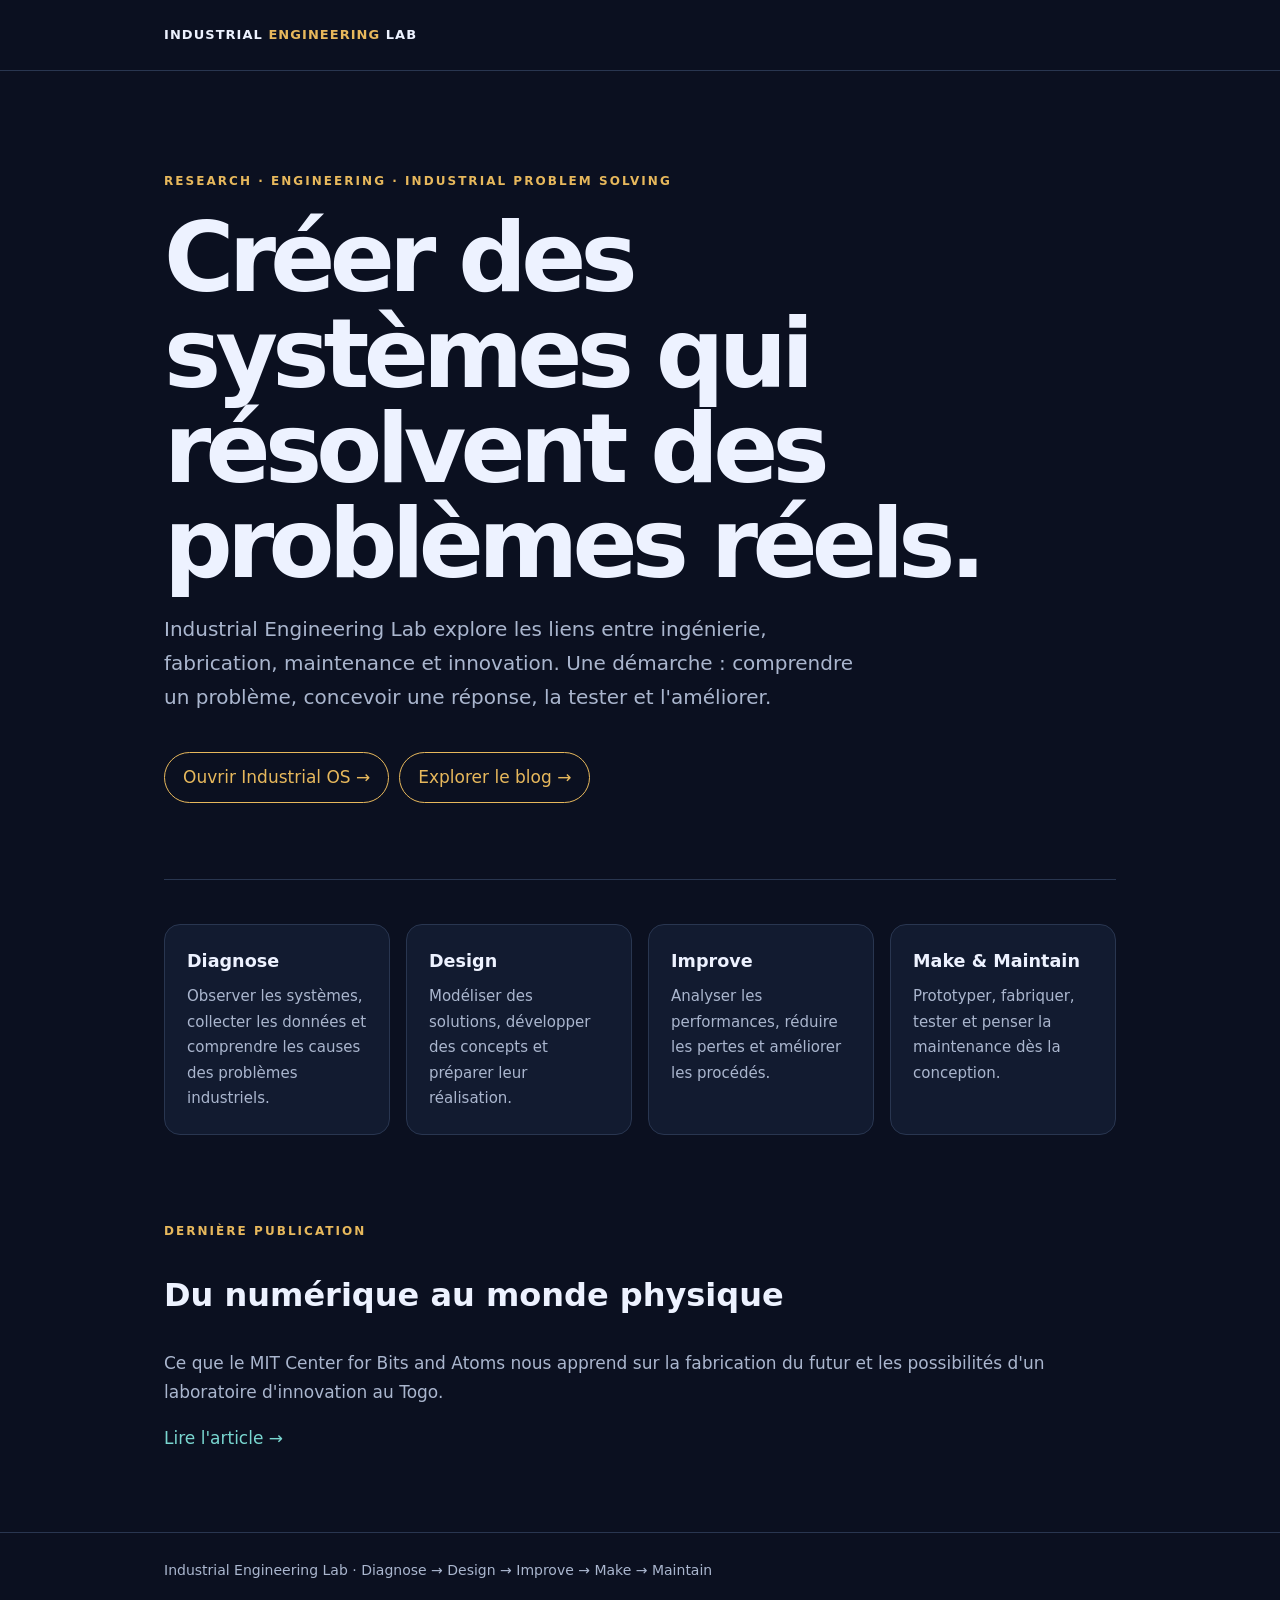
<file: docs/index.html>
<!doctype html>
<html lang="fr"><head><meta charset="utf-8"><meta name="viewport" content="width=device-width, initial-scale=1"><title>Industrial Engineering Lab</title><meta name="description" content="Un laboratoire personnel d'ingénierie industrielle : recherche, fabrication, maintenance et résolution de problèmes."><style>
:root{--bg:#0b1020;--panel:#121b30;--ink:#edf2ff;--muted:#aab6ce;--line:#293650;--gold:#e7b85c;--cyan:#79d6d0}*{box-sizing:border-box}body{margin:0;background:var(--bg);color:var(--ink);font:17px/1.7 system-ui,sans-serif}.wrap{max-width:1000px;margin:auto;padding:0 24px}header{padding:24px 0;border-bottom:1px solid var(--line)}.brand{font-size:13px;font-weight:800;letter-spacing:.08em}.brand span{color:var(--gold)}a{color:var(--cyan);text-decoration:none}.hero{padding:100px 0 76px}.eyebrow{color:var(--gold);font-size:12px;letter-spacing:.17em;text-transform:uppercase;font-weight:700}h1{font-size:clamp(3rem,8vw,6rem);line-height:.99;letter-spacing:-.06em;max-width:850px;margin:20px 0}.lead{font-size:1.25rem;color:var(--muted);max-width:700px}.line{height:1px;background:var(--line)}.grid{display:grid;grid-template-columns:repeat(auto-fit,minmax(220px,1fr));gap:16px;padding:44px 0}.card{background:var(--panel);border:1px solid var(--line);border-radius:16px;padding:22px}.card h2{margin:0 0 8px;font-size:1.1rem}.card p{margin:0;color:var(--muted);font-size:15px}.blog{padding:42px 0 80px}.blog h2{font-size:2rem}.blog p{color:var(--muted)}.cta{display:inline-block;margin-top:18px;border:1px solid var(--gold);color:var(--gold);border-radius:99px;padding:10px 18px}footer{border-top:1px solid var(--line);padding:26px 0;color:var(--muted);font-size:14px}</style></head>
<body><header><div class="wrap"><div class="brand">INDUSTRIAL <span>ENGINEERING</span> LAB</div></div></header><main class="wrap"><section class="hero"><div class="eyebrow">Research · Engineering · Industrial problem solving</div><h1>Créer des systèmes qui résolvent des problèmes réels.</h1><p class="lead">Industrial Engineering Lab explore les liens entre ingénierie, fabrication, maintenance et innovation. Une démarche : comprendre un problème, concevoir une réponse, la tester et l'améliorer.</p><a class="cta" href="dashboard/index.html">Ouvrir Industrial OS →</a><a class="cta" href="blog/index.html" style="margin-left:10px">Explorer le blog →</a></section><div class="line"></div><section class="grid"><article class="card"><h2>Diagnose</h2><p>Observer les systèmes, collecter les données et comprendre les causes des problèmes industriels.</p></article><article class="card"><h2>Design</h2><p>Modéliser des solutions, développer des concepts et préparer leur réalisation.</p></article><article class="card"><h2>Improve</h2><p>Analyser les performances, réduire les pertes et améliorer les procédés.</p></article><article class="card"><h2>Make & Maintain</h2><p>Prototyper, fabriquer, tester et penser la maintenance dès la conception.</p></article></section><section class="blog"><div class="eyebrow">Dernière publication</div><h2>Du numérique au monde physique</h2><p>Ce que le MIT Center for Bits and Atoms nous apprend sur la fabrication du futur et les possibilités d'un laboratoire d'innovation au Togo.</p><a href="blog/mit-cba-fabrication-numerique.html">Lire l'article →</a></section></main><footer><div class="wrap">Industrial Engineering Lab · Diagnose → Design → Improve → Make → Maintain</div></footer></body></html>
</file>
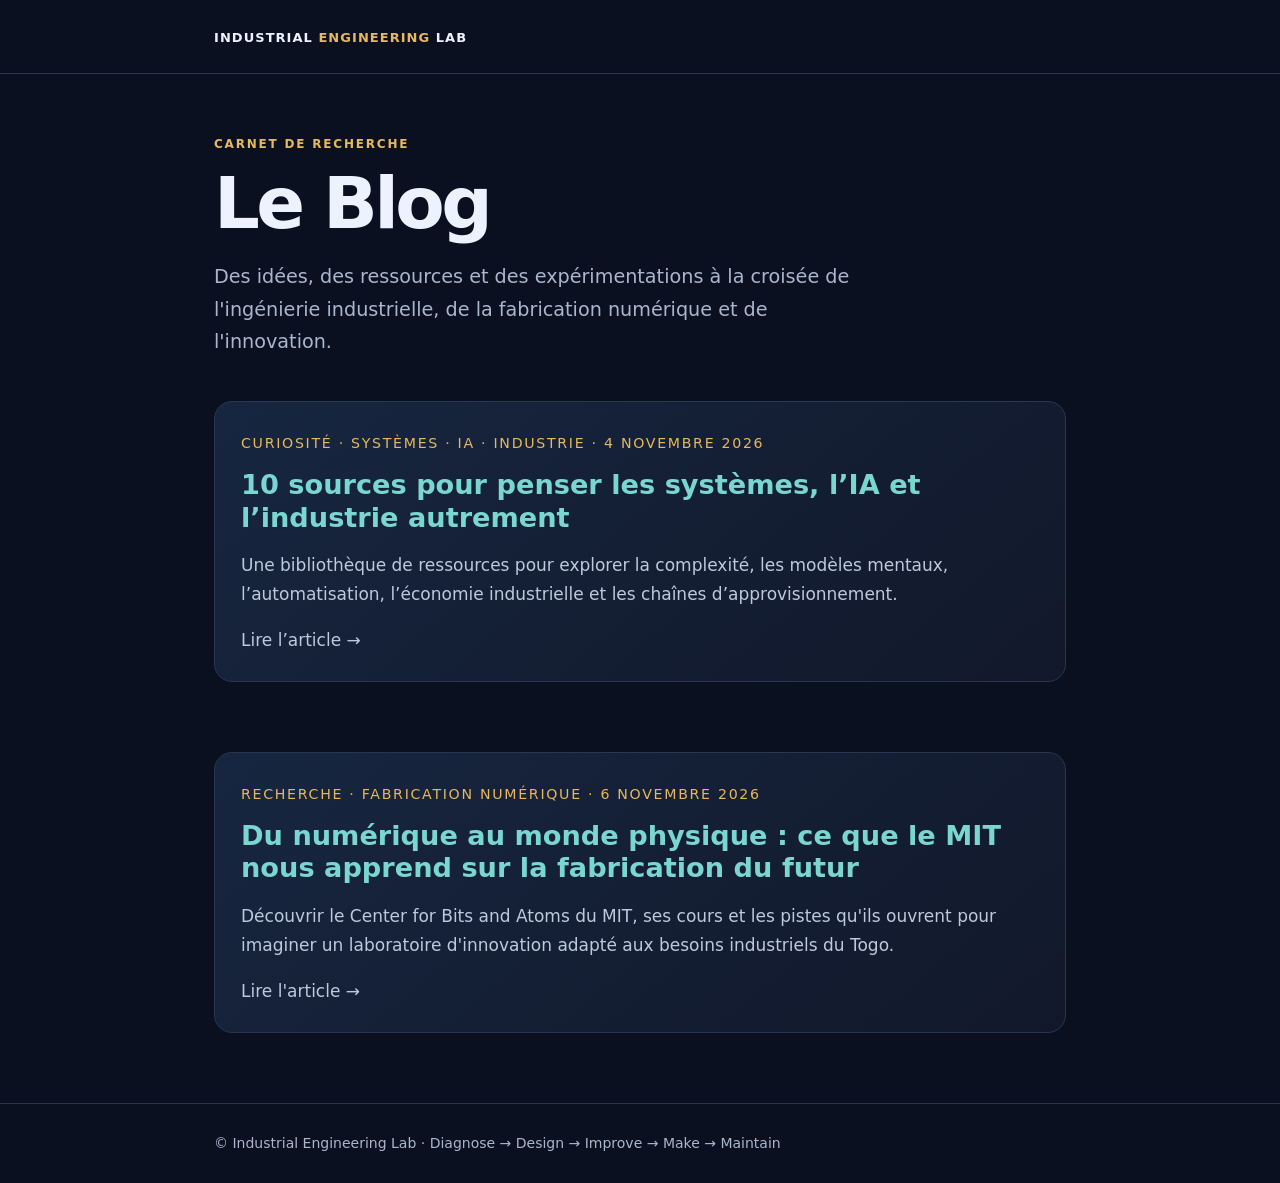
<file: docs/blog/index.html>
<!doctype html>
<html lang="fr"><head><meta charset="utf-8"><meta name="viewport" content="width=device-width, initial-scale=1"><title>Blog — Industrial Engineering Lab</title><meta name="description" content="Notes, recherches et idées autour de l'ingénierie industrielle, de la fabrication et de l'innovation."><style>
:root{--bg:#0b1020;--panel:#121b30;--ink:#edf2ff;--muted:#aab6ce;--line:#293650;--gold:#e7b85c;--cyan:#79d6d0}*{box-sizing:border-box}body{margin:0;background:var(--bg);color:var(--ink);font:17px/1.7 system-ui,sans-serif}.wrap{max-width:900px;margin:auto;padding:0 24px}header{padding:22px 0;border-bottom:1px solid var(--line)}a{color:var(--cyan);text-decoration:none}.brand{font-size:13px;font-weight:800;letter-spacing:.08em;color:var(--ink)}.brand span{color:var(--gold)}.eyebrow{color:var(--gold);letter-spacing:.15em;text-transform:uppercase;font-size:12px;font-weight:700;margin-top:60px}h1{font-size:clamp(2.6rem,7vw,4.5rem);line-height:1.05;letter-spacing:-.05em;margin:12px 0}.intro{font-size:1.2rem;color:var(--muted);max-width:650px;margin-bottom:42px}.post{display:block;border:1px solid var(--line);border-radius:18px;padding:26px;background:linear-gradient(140deg,#172640,#11182a);margin:20px 0 70px}.post small{color:var(--gold);text-transform:uppercase;letter-spacing:.12em}.post h2{font-size:1.7rem;line-height:1.2;margin:12px 0}.post p{color:#bdc9dc;margin-bottom:0}footer{border-top:1px solid var(--line);padding:28px 0;color:var(--muted);font-size:14px}</style></head>
<body><header><div class="wrap"><a class="brand" href="../index.html">INDUSTRIAL <span>ENGINEERING</span> LAB</a></div></header><main class="wrap"><div class="eyebrow">Carnet de recherche</div><h1>Le Blog</h1><p class="intro">Des idées, des ressources et des expérimentations à la croisée de l'ingénierie industrielle, de la fabrication numérique et de l'innovation.</p><a class="post" href="10-sources-pensee-systemique-ia-industrie.html"><small>Curiosité · Systèmes · IA · Industrie · 4 novembre 2026</small><h2>10 sources pour penser les systèmes, l’IA et l’industrie autrement</h2><p>Une bibliothèque de ressources pour explorer la complexité, les modèles mentaux, l’automatisation, l’économie industrielle et les chaînes d’approvisionnement.</p><p>Lire l’article →</p></a><a class="post" href="mit-cba-fabrication-numerique.html"><small>Recherche · Fabrication numérique · 6 novembre 2026</small><h2>Du numérique au monde physique : ce que le MIT nous apprend sur la fabrication du futur</h2><p>Découvrir le Center for Bits and Atoms du MIT, ses cours et les pistes qu'ils ouvrent pour imaginer un laboratoire d'innovation adapté aux besoins industriels du Togo.</p><p>Lire l'article →</p></a></main><footer><div class="wrap">© Industrial Engineering Lab · Diagnose → Design → Improve → Make → Maintain</div></footer></body></html>
</file>
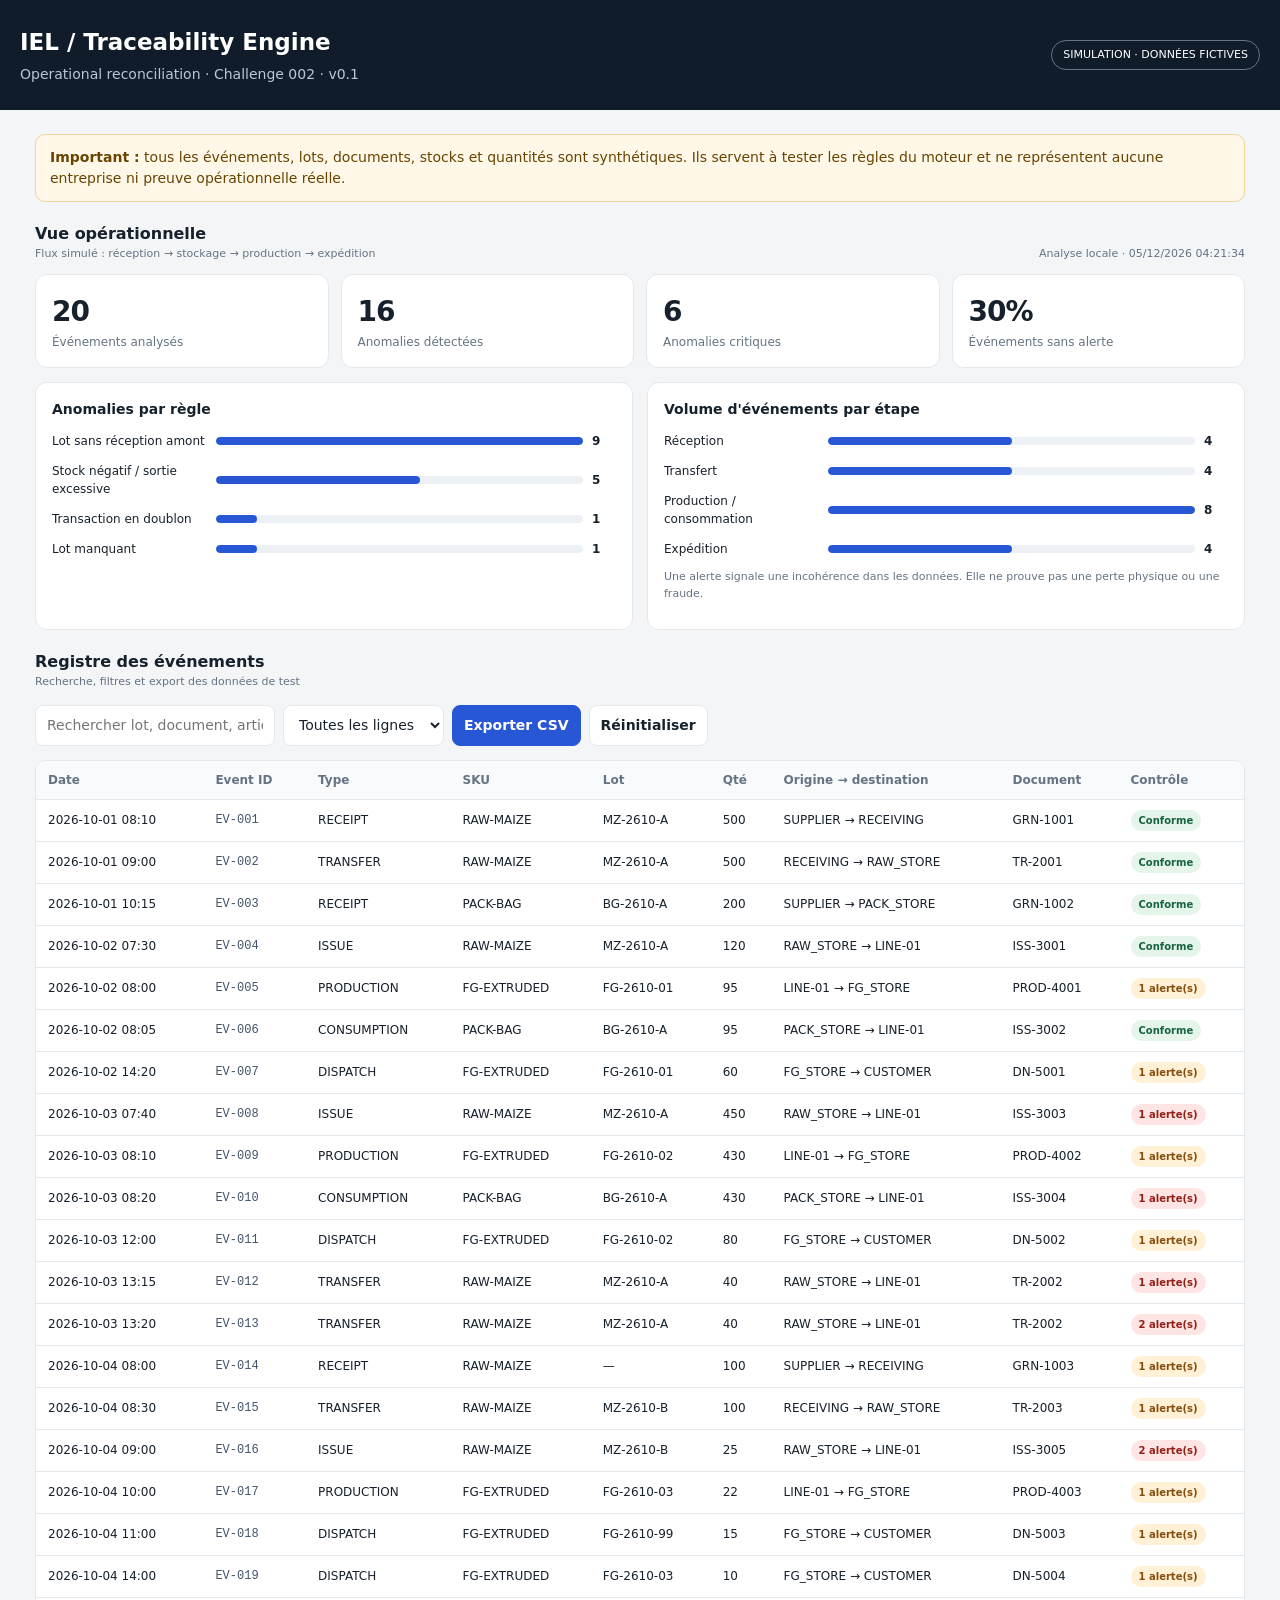
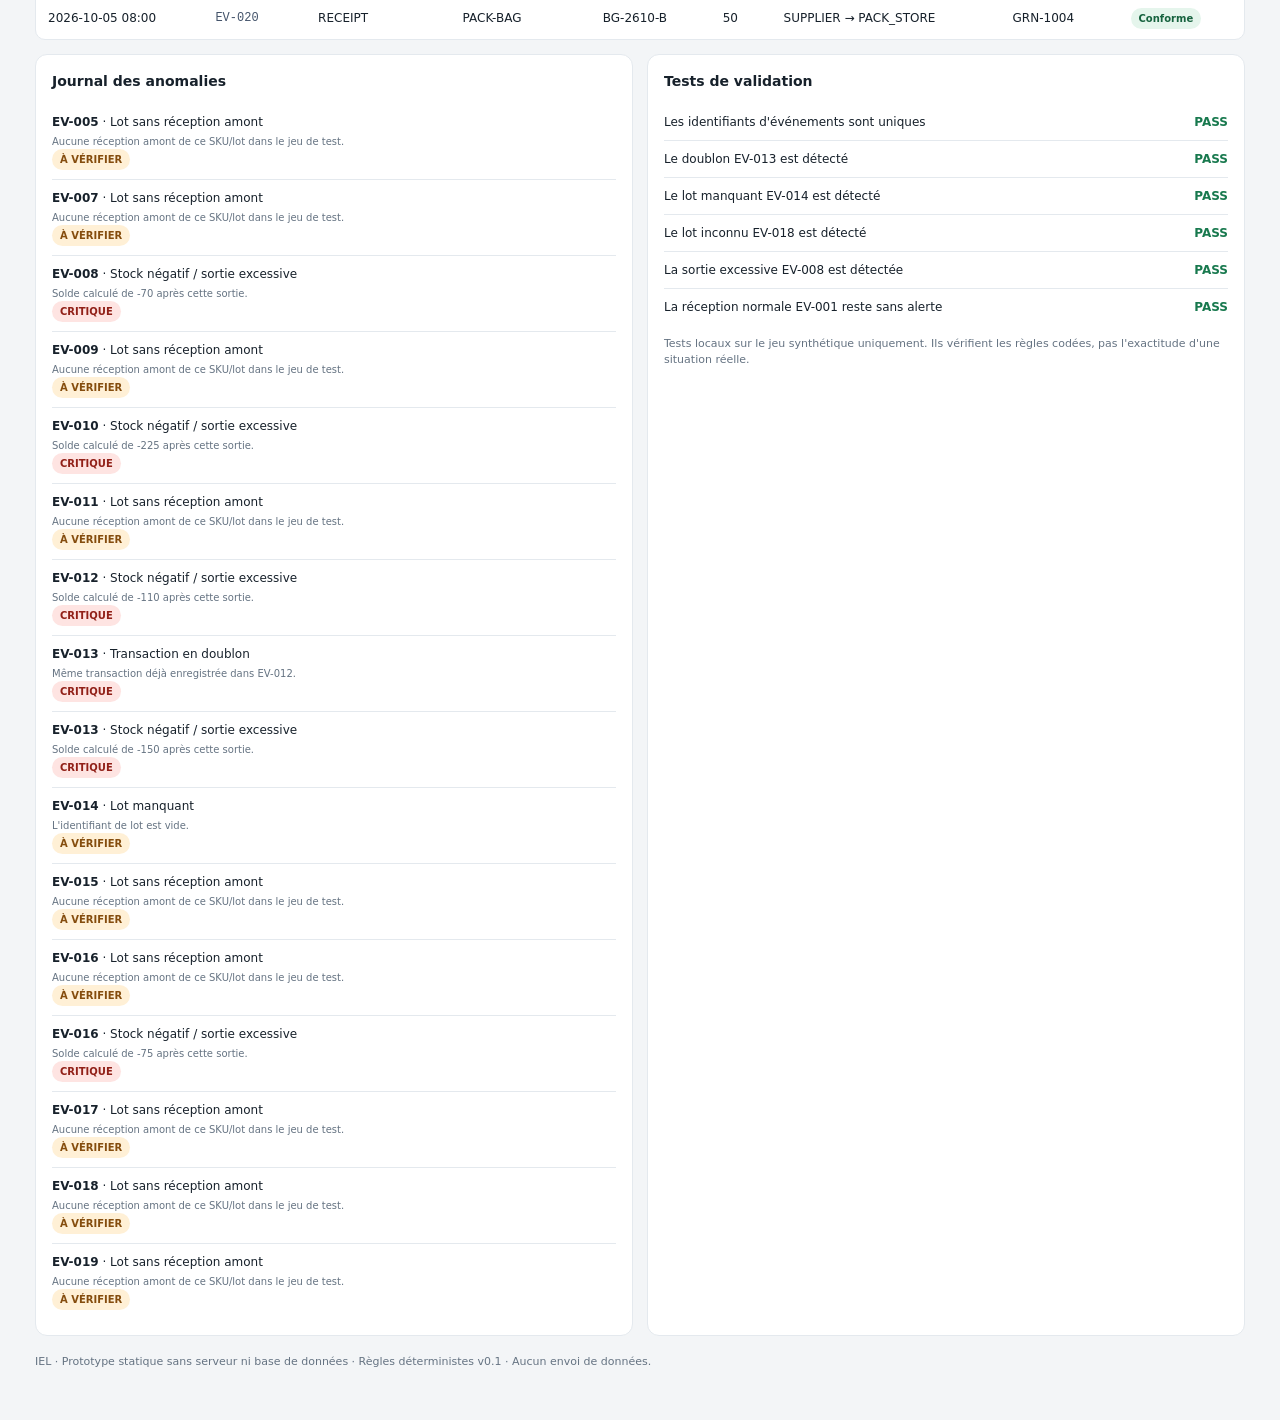
<file: docs/traceability/index.html>
<!doctype html>
<html lang="fr"><head><meta charset="utf-8"><meta name="viewport" content="width=device-width,initial-scale=1"><title>IEL · Traceability Engine</title>
<style>
:root{--bg:#f3f5f7;--paper:#fff;--ink:#17212b;--muted:#657382;--line:#e4e9ee;--blue:#2857d6;--red:#b42318;--amber:#945800;--green:#18794e}
*{box-sizing:border-box}body{margin:0;background:var(--bg);color:var(--ink);font:14px/1.5 Inter,system-ui,-apple-system,Segoe UI,sans-serif}
header{background:#111c2b;color:white;padding:25px max(20px,calc((100vw - 1250px)/2));display:flex;justify-content:space-between;align-items:center;gap:20px}h1{font-size:23px;margin:0}header p{margin:4px 0 0;color:#b9c6d5}.flag{border:1px solid #667487;border-radius:99px;padding:6px 11px;font-size:11px;white-space:nowrap}
main{max-width:1250px;margin:auto;padding:24px 20px 50px}.notice{background:#fff8e8;border:1px solid #f1d59a;border-radius:10px;padding:12px 14px;color:#684400;margin-bottom:20px}
.head{display:flex;justify-content:space-between;align-items:end;gap:15px;margin:20px 0 12px}.head h2{font-size:16px;margin:0}.muted,.foot{color:var(--muted);font-size:11px}
.grid{display:grid;grid-template-columns:repeat(4,1fr);gap:12px}.card,.panel{background:var(--paper);border:1px solid var(--line);border-radius:12px}.card{padding:16px}.value{font-size:28px;font-weight:750;letter-spacing:-1px}.label{font-size:12px;color:var(--muted)}
.columns{display:grid;grid-template-columns:1fr 1fr;gap:14px;margin-top:14px}.panel{padding:16px;min-width:0}.panel h3{font-size:14px;margin:0 0 12px}
.bars{display:grid;gap:12px}.bar{display:grid;grid-template-columns:155px 1fr 24px;gap:9px;align-items:center;font-size:12px}.track{height:8px;background:#edf1f5;border-radius:10px;overflow:hidden}.fill{height:100%;background:var(--blue);border-radius:10px}
.controls{display:flex;gap:8px;flex-wrap:wrap;margin:14px 0}.controls input,.controls select,button{border:1px solid var(--line);border-radius:8px;padding:9px 11px;background:white;color:var(--ink);font:inherit}.controls input{min-width:240px}button{font-weight:650;cursor:pointer}.primary{background:var(--blue);border-color:var(--blue);color:white}
.tablebox{overflow:auto;background:white;border:1px solid var(--line);border-radius:10px}table{width:100%;border-collapse:collapse;min-width:850px}th,td{text-align:left;padding:10px 12px;border-bottom:1px solid var(--line);font-size:12px;white-space:nowrap}th{background:#f8fafc;color:var(--muted);position:sticky;top:0}tr:last-child td{border:0}.mono{font-family:ui-monospace,monospace;color:#425269}
.tag{display:inline-block;border-radius:99px;padding:3px 8px;font-size:10px;font-weight:750}.critical{background:#fee4e2;color:#912018}.warning{background:#fff0d6;color:#854d0e}.good{background:#e5f5ec;color:#17633f}
.logitem,.test{padding:9px 0;border-bottom:1px solid var(--line);font-size:12px}.logitem:last-child,.test:last-child{border:0}.logitem small{display:block;color:var(--muted);margin-top:3px}.test{display:flex;justify-content:space-between;gap:12px}.pass{color:var(--green);font-weight:750}.fail{color:var(--red);font-weight:750}
.foot{margin-top:18px}@media(max-width:850px){.grid{grid-template-columns:repeat(2,1fr)}.columns{grid-template-columns:1fr}}@media(max-width:520px){header{align-items:flex-start;flex-direction:column}.bar{grid-template-columns:110px 1fr 20px}.value{font-size:24px}}
</style></head><body>
<header><div><h1>IEL / Traceability Engine</h1><p>Operational reconciliation · Challenge 002 · v0.1</p></div><span class="flag">SIMULATION · DONNÉES FICTIVES</span></header>
<main>
<div class="notice"><b>Important :</b> tous les événements, lots, documents, stocks et quantités sont synthétiques. Ils servent à tester les règles du moteur et ne représentent aucune entreprise ni preuve opérationnelle réelle.</div>
<div class="head"><div><h2>Vue opérationnelle</h2><div class="muted">Flux simulé : réception → stockage → production → expédition</div></div><span class="muted" id="stamp"></span></div>
<section class="grid">
<div class="card"><div class="value" id="eventsCount">—</div><div class="label">Événements analysés</div></div>
<div class="card"><div class="value" id="alertsCount">—</div><div class="label">Anomalies détectées</div></div>
<div class="card"><div class="value" id="criticalCount">—</div><div class="label">Anomalies critiques</div></div>
<div class="card"><div class="value" id="integrity">—</div><div class="label">Événements sans alerte</div></div>
</section>
<section class="columns">
<div class="panel"><h3>Anomalies par règle</h3><div class="bars" id="ruleBars"></div></div>
<div class="panel"><h3>Volume d'événements par étape</h3><div class="bars" id="stageBars"></div><p class="muted">Une alerte signale une incohérence dans les données. Elle ne prouve pas une perte physique ou une fraude.</p></div>
</section>
<div class="head"><div><h2>Registre des événements</h2><div class="muted">Recherche, filtres et export des données de test</div></div></div>
<div class="controls"><input id="query" placeholder="Rechercher lot, document, article…"><select id="filter"><option value="all">Toutes les lignes</option><option value="critical">Alertes critiques</option><option value="warning">Alertes à vérifier</option><option value="clean">Sans alerte</option></select><button class="primary" id="csv">Exporter CSV</button><button id="clear">Réinitialiser</button></div>
<div class="tablebox"><table><thead><tr><th>Date</th><th>Event ID</th><th>Type</th><th>SKU</th><th>Lot</th><th>Qté</th><th>Origine → destination</th><th>Document</th><th>Contrôle</th></tr></thead><tbody id="rows"></tbody></table></div>
<section class="columns">
<div class="panel"><h3>Journal des anomalies</h3><div id="log"></div></div>
<div class="panel"><h3>Tests de validation</h3><div id="tests"></div><p class="muted">Tests locaux sur le jeu synthétique uniquement. Ils vérifient les règles codées, pas l'exactitude d'une situation réelle.</p></div>
</section>
<div class="foot">IEL · Prototype statique sans serveur ni base de données · Règles déterministes v0.1 · Aucun envoi de données.</div>
</main>
<script>
const events=[
{id:"EV-001",time:"2026-10-01 08:10",type:"RECEIPT",sku:"RAW-MAIZE",lot:"MZ-2610-A",qty:500,from:"SUPPLIER",to:"RECEIVING",doc:"GRN-1001"},
{id:"EV-002",time:"2026-10-01 09:00",type:"TRANSFER",sku:"RAW-MAIZE",lot:"MZ-2610-A",qty:500,from:"RECEIVING",to:"RAW_STORE",doc:"TR-2001"},
{id:"EV-003",time:"2026-10-01 10:15",type:"RECEIPT",sku:"PACK-BAG",lot:"BG-2610-A",qty:200,from:"SUPPLIER",to:"PACK_STORE",doc:"GRN-1002"},
{id:"EV-004",time:"2026-10-02 07:30",type:"ISSUE",sku:"RAW-MAIZE",lot:"MZ-2610-A",qty:120,from:"RAW_STORE",to:"LINE-01",doc:"ISS-3001"},
{id:"EV-005",time:"2026-10-02 08:00",type:"PRODUCTION",sku:"FG-EXTRUDED",lot:"FG-2610-01",qty:95,from:"LINE-01",to:"FG_STORE",doc:"PROD-4001"},
{id:"EV-006",time:"2026-10-02 08:05",type:"CONSUMPTION",sku:"PACK-BAG",lot:"BG-2610-A",qty:95,from:"PACK_STORE",to:"LINE-01",doc:"ISS-3002"},
{id:"EV-007",time:"2026-10-02 14:20",type:"DISPATCH",sku:"FG-EXTRUDED",lot:"FG-2610-01",qty:60,from:"FG_STORE",to:"CUSTOMER",doc:"DN-5001"},
{id:"EV-008",time:"2026-10-03 07:40",type:"ISSUE",sku:"RAW-MAIZE",lot:"MZ-2610-A",qty:450,from:"RAW_STORE",to:"LINE-01",doc:"ISS-3003"},
{id:"EV-009",time:"2026-10-03 08:10",type:"PRODUCTION",sku:"FG-EXTRUDED",lot:"FG-2610-02",qty:430,from:"LINE-01",to:"FG_STORE",doc:"PROD-4002"},
{id:"EV-010",time:"2026-10-03 08:20",type:"CONSUMPTION",sku:"PACK-BAG",lot:"BG-2610-A",qty:430,from:"PACK_STORE",to:"LINE-01",doc:"ISS-3004"},
{id:"EV-011",time:"2026-10-03 12:00",type:"DISPATCH",sku:"FG-EXTRUDED",lot:"FG-2610-02",qty:80,from:"FG_STORE",to:"CUSTOMER",doc:"DN-5002"},
{id:"EV-012",time:"2026-10-03 13:15",type:"TRANSFER",sku:"RAW-MAIZE",lot:"MZ-2610-A",qty:40,from:"RAW_STORE",to:"LINE-01",doc:"TR-2002"},
{id:"EV-013",time:"2026-10-03 13:20",type:"TRANSFER",sku:"RAW-MAIZE",lot:"MZ-2610-A",qty:40,from:"RAW_STORE",to:"LINE-01",doc:"TR-2002"},
{id:"EV-014",time:"2026-10-04 08:00",type:"RECEIPT",sku:"RAW-MAIZE",lot:"",qty:100,from:"SUPPLIER",to:"RECEIVING",doc:"GRN-1003"},
{id:"EV-015",time:"2026-10-04 08:30",type:"TRANSFER",sku:"RAW-MAIZE",lot:"MZ-2610-B",qty:100,from:"RECEIVING",to:"RAW_STORE",doc:"TR-2003"},
{id:"EV-016",time:"2026-10-04 09:00",type:"ISSUE",sku:"RAW-MAIZE",lot:"MZ-2610-B",qty:25,from:"RAW_STORE",to:"LINE-01",doc:"ISS-3005"},
{id:"EV-017",time:"2026-10-04 10:00",type:"PRODUCTION",sku:"FG-EXTRUDED",lot:"FG-2610-03",qty:22,from:"LINE-01",to:"FG_STORE",doc:"PROD-4003"},
{id:"EV-018",time:"2026-10-04 11:00",type:"DISPATCH",sku:"FG-EXTRUDED",lot:"FG-2610-99",qty:15,from:"FG_STORE",to:"CUSTOMER",doc:"DN-5003"},
{id:"EV-019",time:"2026-10-04 14:00",type:"DISPATCH",sku:"FG-EXTRUDED",lot:"FG-2610-03",qty:10,from:"FG_STORE",to:"CUSTOMER",doc:"DN-5004"},
{id:"EV-020",time:"2026-10-05 08:00",type:"RECEIPT",sku:"PACK-BAG",lot:"BG-2610-B",qty:50,from:"SUPPLIER",to:"PACK_STORE",doc:"GRN-1004"}
];
const names={DUPLICATE:"Transaction en doublon",MISSING_LOT:"Lot manquant",NEGATIVE_STOCK:"Stock négatif / sortie excessive",UNKNOWN_LOT:"Lot sans réception amont"};
function analyze(){
 const issues=[],seen=new Map(),received=new Set(),stock={"RAW-MAIZE|RECEIVING":0,"RAW-MAIZE|RAW_STORE":0,"PACK-BAG|PACK_STORE":100,"FG-EXTRUDED|FG_STORE":0};
 const add=(e,code,level,detail)=>issues.push({event:e.id,code,level,detail});
 for(const e of events){
  const sig=[e.type,e.sku,e.lot,e.qty,e.from,e.to,e.doc].join("|");
  if(seen.has(sig))add(e,"DUPLICATE","critical","Même transaction déjà enregistrée dans "+seen.get(sig)+".");else seen.set(sig,e.id);
  if(!e.lot)add(e,"MISSING_LOT","warning","L'identifiant de lot est vide.");
  if(e.type==="RECEIPT"&&e.lot)received.add(e.sku+"|"+e.lot);
  if(e.type!=="RECEIPT"&&e.lot&&!received.has(e.sku+"|"+e.lot))add(e,"UNKNOWN_LOT","warning","Aucune réception amont de ce SKU/lot dans le jeu de test.");
  if(e.from!=="SUPPLIER"&&e.from!=="LINE-01"&&e.from!=="CUSTOMER"){
   const k=e.sku+"|"+e.from;stock[k]=(stock[k]||0)-e.qty;
   if(stock[k]<0)add(e,"NEGATIVE_STOCK","critical","Solde calculé de "+stock[k]+" après cette sortie.");
  }
  if(e.to!=="CUSTOMER"&&e.to!=="SUPPLIER"&&e.to!=="LINE-01"){
   const k=e.sku+"|"+e.to;stock[k]=(stock[k]||0)+e.qty;
  }
 }
 return issues;
}
const issues=analyze(),byEvent={};issues.forEach(x=>(byEvent[x.event]??=[]).push(x));
const uniqueFlagged=new Set(issues.map(x=>x.event));
const $=id=>document.getElementById(id);
function drawBars(target,items){$(target).innerHTML=items.length?items.map(([n,v])=>'<div class="bar"><span>'+n+'</span><div class="track"><div class="fill" style="width:'+Math.max(4,v/Math.max(...items.map(x=>x[1]))*100)+'%"></div></div><b>'+v+'</b></div>').join(""):'<span class="muted">Aucune alerte</span>'}
function render(){
 $("eventsCount").textContent=events.length;$("alertsCount").textContent=issues.length;$("criticalCount").textContent=issues.filter(x=>x.level==="critical").length;$("integrity").textContent=Math.round((events.length-uniqueFlagged.size)/events.length*100)+"%";
 const counts={};issues.forEach(x=>counts[x.code]=(counts[x.code]||0)+1);
 drawBars("ruleBars",Object.entries(counts).map(([k,v])=>[names[k],v]));
 const stages=[["Réception",events.filter(x=>x.type==="RECEIPT").length],["Transfert",events.filter(x=>x.type==="TRANSFER").length],["Production / consommation",events.filter(x=>["PRODUCTION","CONSUMPTION","ISSUE"].includes(x.type)).length],["Expédition",events.filter(x=>x.type==="DISPATCH").length]];
 drawBars("stageBars",stages);
 $("log").innerHTML=issues.map(x=>'<div class="logitem"><b>'+x.event+'</b> · '+names[x.code]+'<small>'+x.detail+'</small><span class="tag '+x.level+'">'+(x.level==="critical"?"CRITIQUE":"À VÉRIFIER")+'</span></div>').join("")||"Aucune anomalie";
 const checks=[
 ["Les identifiants d'événements sont uniques",new Set(events.map(x=>x.id)).size===events.length],
 ["Le doublon EV-013 est détecté",issues.some(x=>x.event==="EV-013"&&x.code==="DUPLICATE")],
 ["Le lot manquant EV-014 est détecté",issues.some(x=>x.event==="EV-014"&&x.code==="MISSING_LOT")],
 ["Le lot inconnu EV-018 est détecté",issues.some(x=>x.event==="EV-018"&&x.code==="UNKNOWN_LOT")],
 ["La sortie excessive EV-008 est détectée",issues.some(x=>x.event==="EV-008"&&x.code==="NEGATIVE_STOCK")],
 ["La réception normale EV-001 reste sans alerte",!issues.some(x=>x.event==="EV-001")]
 ];
 $("tests").innerHTML=checks.map(([label,ok])=>'<div class="test"><span>'+label+'</span><b class="'+(ok?"pass":"fail")+'">'+(ok?"PASS":"FAIL")+'</b></div>').join("");
 filterRows();
}
function filterRows(){
 const q=$("query").value.toLowerCase(),f=$("filter").value;
 const list=events.filter(e=>{const a=byEvent[e.id]||[],match=Object.values(e).join(" ").toLowerCase().includes(q);return match&&(f==="all"||(f==="clean"&&!a.length)||(f==="critical"&&a.some(x=>x.level==="critical"))||(f==="warning"&&a.some(x=>x.level==="warning")))});
 $("rows").innerHTML=list.map(e=>{const a=byEvent[e.id]||[],badge=a.length?'<span class="tag '+(a.some(x=>x.level==="critical")?"critical":"warning")+'">'+a.length+' alerte(s)</span>':'<span class="tag good">Conforme</span>';return '<tr><td>'+e.time+'</td><td class="mono">'+e.id+'</td><td>'+e.type+'</td><td>'+e.sku+'</td><td>'+(e.lot||"—")+'</td><td>'+e.qty+'</td><td>'+e.from+' → '+e.to+'</td><td>'+e.doc+'</td><td>'+badge+'</td></tr>'}).join("")||'<tr><td colspan="9">Aucun résultat.</td></tr>';
}
$("query").addEventListener("input",filterRows);$("filter").addEventListener("change",filterRows);
$("clear").addEventListener("click",()=>{$("query").value="";$("filter").value="all";filterRows()});
$("csv").addEventListener("click",()=>{const header=["event_id","timestamp","type","sku","lot","quantity","from","to","document","anomalies"];const data=[header,...events.map(e=>[e.id,e.time,e.type,e.sku,e.lot,e.qty,e.from,e.to,e.doc,(byEvent[e.id]||[]).map(x=>x.code).join(";")])];const csv=data.map(r=>r.map(v=>'"'+String(v??"").replaceAll('"','""')+'"').join(",")).join("\r\n");const a=document.createElement("a");a.href=URL.createObjectURL(new Blob(["\ufeff"+csv],{type:"text/csv;charset=utf-8"}));a.download="iel-traceability-synthetic-events.csv";a.click();URL.revokeObjectURL(a.href)});
$("stamp").textContent="Analyse locale · "+new Date().toLocaleString("fr-FR");render();
</script></body></html>
</file>
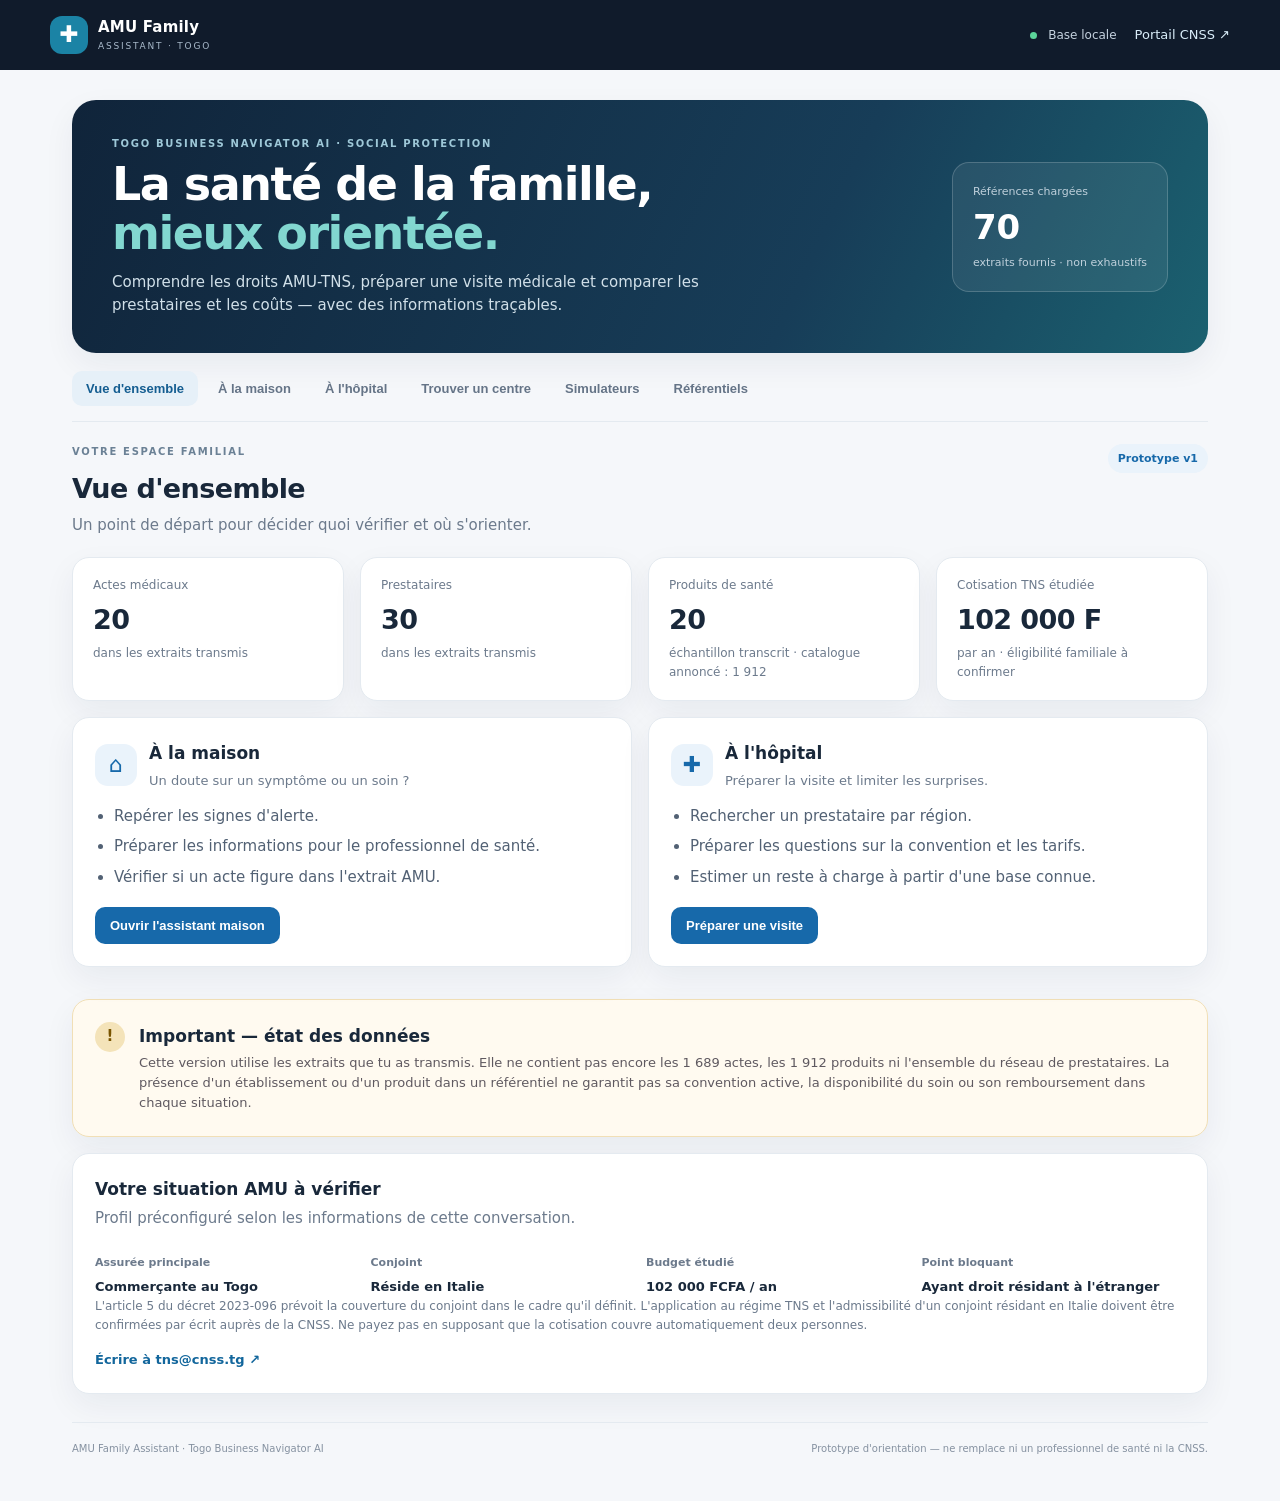
<file: togo-business-navigator-ai/amu-family-assistant/index.html>
<!doctype html>
<html lang="fr">
<head>
  <meta charset="utf-8">
  <meta name="viewport" content="width=device-width,initial-scale=1">
  <meta name="theme-color" content="#101b2b">
  <meta name="description" content="Assistant familial d'orientation AMU-TNS au Togo : soins, prestataires, référentiels et estimations.">
  <title>AMU Family Assistant — Togo Business Navigator</title>
  <link rel="stylesheet" href="./styles.css">
</head>
<body>
  <header class="topbar">
    <a class="brand" href="#home" aria-label="AMU Family Assistant">
      <span class="brand-mark">✚</span><span><b>AMU Family</b><small>ASSISTANT · TOGO</small></span>
    </a>
    <div class="top-actions"><span class="offline-pill"><i></i> Base locale</span><a class="official-link" href="https://tns.cnss.tg/" target="_blank" rel="noreferrer">Portail CNSS ↗</a></div>
  </header>
  <main class="shell">
    <section class="hero">
      <div><p class="eyebrow">TOGO BUSINESS NAVIGATOR AI · SOCIAL PROTECTION</p><h1>La santé de la famille,<br><em>mieux orientée.</em></h1><p class="hero-copy">Comprendre les droits AMU-TNS, préparer une visite médicale et comparer les prestataires et les coûts — avec des informations traçables.</p></div>
      <div class="hero-stat"><span>Références chargées</span><strong id="hero-count">—</strong><small>extraits fournis · non exhaustifs</small></div>
    </section>
    <nav class="tabs" aria-label="Navigation principale">
      <button class="tab active" data-tab="dashboard">Vue d'ensemble</button>
      <button class="tab" data-tab="homecare">À la maison</button>
      <button class="tab" data-tab="hospital">À l'hôpital</button>
      <button class="tab" data-tab="providers">Trouver un centre</button>
      <button class="tab" data-tab="calculator">Simulateurs</button>
      <button class="tab" data-tab="catalogue">Référentiels</button>
    </nav>

    <section id="dashboard" class="panel active">
      <div class="section-heading"><div><p class="eyebrow">VOTRE ESPACE FAMILIAL</p><h2>Vue d'ensemble</h2><p>Un point de départ pour décider quoi vérifier et où s'orienter.</p></div><span class="tag tag-blue">Prototype v1</span></div>
      <div class="grid summary-grid">
        <article class="metric"><span>Actes médicaux</span><b id="act-count">20</b><small>dans les extraits transmis</small></article>
        <article class="metric"><span>Prestataires</span><b id="provider-count">30</b><small>dans les extraits transmis</small></article>
        <article class="metric"><span>Produits de santé</span><b id="product-count">20</b><small>échantillon transcrit · catalogue annoncé : 1 912</small></article>
        <article class="metric"><span>Cotisation TNS étudiée</span><b>102 000 F</b><small>par an · éligibilité familiale à confirmer</small></article>
      </div>
      <div class="grid two-col">
        <article class="card"><div class="card-head"><span class="icon-tile">⌂</span><div><h3>À la maison</h3><p>Un doute sur un symptôme ou un soin ?</p></div></div><ul class="clean-list"><li>Repérer les signes d'alerte.</li><li>Préparer les informations pour le professionnel de santé.</li><li>Vérifier si un acte figure dans l'extrait AMU.</li></ul><button class="btn btn-primary" data-go="homecare">Ouvrir l'assistant maison</button></article>
        <article class="card"><div class="card-head"><span class="icon-tile">✚</span><div><h3>À l'hôpital</h3><p>Préparer la visite et limiter les surprises.</p></div></div><ul class="clean-list"><li>Rechercher un prestataire par région.</li><li>Préparer les questions sur la convention et les tarifs.</li><li>Estimer un reste à charge à partir d'une base connue.</li></ul><button class="btn btn-primary" data-go="hospital">Préparer une visite</button></article>
      </div>
      <article class="card notice-card"><div class="notice-icon">!</div><div><h3>Important — état des données</h3><p>Cette version utilise les extraits que tu as transmis. Elle ne contient pas encore les 1 689 actes, les 1 912 produits ni l'ensemble du réseau de prestataires. La présence d'un établissement ou d'un produit dans un référentiel ne garantit pas sa convention active, la disponibilité du soin ou son remboursement dans chaque situation.</p></div></article>
      <article class="card"><div class="section-heading compact"><div><h3>Votre situation AMU à vérifier</h3><p>Profil préconfiguré selon les informations de cette conversation.</p></div></div><div class="profile-grid"><div><label>Assurée principale</label><strong>Commerçante au Togo</strong></div><div><label>Conjoint</label><strong>Réside en Italie</strong></div><div><label>Budget étudié</label><strong>102 000 FCFA / an</strong></div><div><label>Point bloquant</label><strong>Ayant droit résidant à l'étranger</strong></div></div><p class="small muted">L'article 5 du décret 2023-096 prévoit la couverture du conjoint dans le cadre qu'il définit. L'application au régime TNS et l'admissibilité d'un conjoint résidant en Italie doivent être confirmées par écrit auprès de la CNSS. Ne payez pas en supposant que la cotisation couvre automatiquement deux personnes.</p><a class="text-link" href="mailto:tns@cnss.tg?subject=Confirmation%20ayant%20droit%20AMU-TNS">Écrire à tns@cnss.tg ↗</a></article>
    </section>

    <section id="homecare" class="panel">
      <div class="section-heading"><div><p class="eyebrow">MODE MAISON</p><h2>Que faire maintenant ?</h2><p>Un outil d'orientation, pas un diagnostic médical.</p></div><span class="tag tag-green">Prévention & préparation</span></div>
      <article class="card alert-card"><div class="notice-icon red">!</div><div><h3>Signes d'urgence</h3><p>En cas de difficulté respiratoire importante, douleur thoracique intense, perte de connaissance, signes soudains d'AVC (visage déformé, faiblesse d'un côté, trouble de la parole), saignement abondant, convulsions prolongées ou complication grave pendant une grossesse, contactez immédiatement les services d'urgence locaux ou rendez-vous au service d'urgence le plus proche. Ne perdez pas de temps à remplir ce formulaire.</p></div></article>
      <div class="grid two-col">
        <article class="card">
          <h3>Décrire la situation</h3><p class="muted small">Ne saisis pas de nom, numéro d'identité ou donnée personnelle sensible.</p>
          <label for="person">Pour qui ?</label><select id="person"><option>Ma femme</option><option>Moi</option><option>Un enfant / autre proche</option></select>
          <label for="symptom">Motif principal</label><select id="symptom"><option value="">Choisir…</option><option>Fièvre</option><option>Douleur abdominale</option><option>Douleur / gêne respiratoire</option><option>Diarrhée / vomissements</option><option>Symptôme lié à la grossesse</option><option>Douleur / blessure</option><option>Renouvellement ou suivi d'un traitement</option><option>Autre symptôme</option></select>
          <label for="duration">Depuis quand ?</label><select id="duration"><option>Depuis aujourd'hui</option><option>1 à 3 jours</option><option>4 à 7 jours</option><option>Plus d'une semaine</option><option>Récurrent / chronique</option></select>
          <label class="check-row"><input type="checkbox" id="redflag"> Il existe un signe grave ou une aggravation rapide</label>
          <label for="notes">Informations à communiquer au soignant (facultatif)</label><textarea id="notes" rows="3" placeholder="Ex. température mesurée, traitements déjà pris, allergies connues…"></textarea>
          <button class="btn btn-primary" id="orient-btn">Obtenir les prochaines étapes</button>
        </article>
        <article class="card result-card" id="home-result"><div class="empty-state"><span>✚</span><h3>Votre orientation apparaîtra ici</h3><p>Choisissez le motif puis lancez l'orientation. En cas d'urgence, n'attendez pas la réponse de l'outil.</p></div></article>
      </div>
      <article class="card"><h3>Préparer une consultation</h3><div class="checklist"><label><input type="checkbox"> Carte / preuve d'affiliation AMU et pièce d'identité selon les exigences du centre</label><label><input type="checkbox"> Liste des médicaments et doses prises</label><label><input type="checkbox"> Allergies connues et antécédents utiles</label><label><input type="checkbox"> Résultats d'analyses ou ordonnances précédentes</label><label><input type="checkbox"> Questions sur le coût, le statut AMU et les actes couverts</label></div></article>
    </section>

    <section id="hospital" class="panel">
      <div class="section-heading"><div><p class="eyebrow">MODE HÔPITAL</p><h2>Préparer la visite</h2><p>Vérifier le parcours administratif et les coûts avant un acte programmé, lorsque la situation le permet.</p></div><span class="tag tag-blue">Checklist pratique</span></div>
      <div class="grid two-col">
        <article class="card"><h3>Avant de vous déplacer</h3><div class="checklist">
          <label><input type="checkbox"> Confirmer que le centre accepte actuellement les bénéficiaires AMU-TNS</label>
          <label><input type="checkbox"> Confirmer que l'acte ou le séjour est couvert pour ce centre</label>
          <label><input type="checkbox"> Demander si une orientation ou autorisation préalable est nécessaire</label>
          <label><input type="checkbox"> Demander le tarif AMU de référence et le prix réellement facturé</label>
          <label><input type="checkbox"> Demander ce qui est inclus : médicaments, consommables, examens, honoraires</label>
          <label><input type="checkbox"> Demander le reste à charge écrit ou un devis détaillé</label>
          <label><input type="checkbox"> Vérifier la disponibilité du service et du personnel</label>
        </div></article>
        <article class="card"><h3>Questions à poser à l'accueil AMU</h3><ol class="question-list"><li>Êtes-vous conventionné CNSS pour l'AMU-TNS actuellement ?</li><li>Le code de l'acte figure-t-il dans votre convention et est-il remboursable dans mon cas ?</li><li>Quel tarif de référence sera transmis à la CNSS ?</li><li>Quels frais ne sont pas couverts ?</li><li>Une autorisation préalable est-elle nécessaire ?</li><li>Comment sera calculée ma participation personnelle ?</li></ol><a class="text-link" href="https://tns.cnss.tg/referamu/outils" target="_blank" rel="noreferrer">Ouvrir les simulateurs officiels CNSS ↗</a></article>
      </div>
      <article class="card"><h3>Parcours recommandé par l'assistant</h3><div class="steps"><div><b>1</b><span><strong>Urgence ou soin programmé ?</strong><small>En urgence, priorité aux soins. Les vérifications administratives viennent ensuite.</small></span></div><div><b>2</b><span><strong>Identifier le prestataire</strong><small>Utiliser la recherche ci-dessous, puis confirmer sa convention et le service disponible.</small></span></div><div><b>3</b><span><strong>Vérifier l'acte et le tarif</strong><small>Rechercher le code dans le référentiel et utiliser le simulateur officiel.</small></span></div><div><b>4</b><span><strong>Conserver les documents</strong><small>Ordonnance, bulletin de soins, devis, facture et justificatifs de paiement.</small></span></div></div><button class="btn btn-primary" data-go="providers">Rechercher un prestataire</button></article>
    </section>

    <section id="providers" class="panel">
      <div class="section-heading"><div><p class="eyebrow">RÉSEAU DE SOINS</p><h2>Trouver un prestataire</h2><p>Recherche dans les 30 entrées transcrites. Les résultats ne représentent pas tout le réseau national.</p></div><span class="tag tag-blue" id="provider-result-count">30 entrées</span></div>
      <article class="card filters">
        <div class="field-grow"><label for="provider-search">Nom, code ou préfecture</label><input id="provider-search" type="search" placeholder="Ex. pharmacie, clinique, Agoè…"></div>
        <div><label for="region-filter">Région</label><select id="region-filter"><option value="">Toutes les régions</option></select></div>
        <div><label for="type-filter">Type</label><select id="type-filter"><option value="">Tous les types</option></select></div>
      </article>
      <article class="card recommendation-card" id="provider-recommendation"><div class="card-head"><span class="icon-tile">✦</span><div><h3>Assistant IA — shortlist (règles v1)</h3><p>Prototype à règles explicables : région et type de structure, pas de diagnostic ni de classement médical.</p></div></div><p class="small muted">Choisis une région et un type dans les filtres ci-dessus : l'assistant mettra en avant des candidats à contacter. Il ne connaît pas les disponibilités, les spécialités réelles ni la convention active.</p><div id="recommendation-content" class="muted small">Sélectionne une région pour obtenir une shortlist locale.</div></article>
      <div id="provider-list" class="provider-list"></div>
      <p class="small muted">Aucun classement médical n'est effectué. Le type et le niveau affichés sont ceux de l'extrait fourni. Appeler le centre pour confirmer l'adresse, les services, la convention AMU active et la disponibilité avant déplacement.</p>
    </section>

    <section id="calculator" class="panel">
      <div class="section-heading"><div><p class="eyebrow">ESTIMATION FINANCIÈRE</p><h2>Simulateurs de remboursement</h2><p>Utilise les simulateurs CNSS pour les estimations officielles, puis compare les montants avec les devis du centre.</p></div><a class="btn btn-outline" href="https://tns.cnss.tg/referamu/outils" target="_blank" rel="noreferrer">Simulateur CNSS ↗</a></div>
      <div class="grid two-col">
        <article class="card"><h3>Estimer une dépense</h3><p class="muted small">Saisis la base totale de remboursement confirmée par le centre ou le simulateur CNSS. Ne saisis pas le seul prix public si la base est différente.</p>
          <label for="base-amount">Base totale de remboursement (FCFA)</label><input id="base-amount" type="number" min="0" placeholder="Ex. 25000">
          <label for="rate">Taux AMU applicable confirmé</label><select id="rate"><option value="0.8">80 % — si applicable et confirmé</option><option value="0.9">90 % — séjour affichant ce taux</option><option value="0">À confirmer / aucun taux choisi</option></select>
          <label for="actual-amount">Facture totale réelle (facultatif)</label><input id="actual-amount" type="number" min="0" placeholder="Ex. 35000">
          <button class="btn btn-primary" id="calculate-btn">Calculer l'estimation</button><div id="calc-result" class="calc-result muted">Le résultat apparaîtra ici.</div>
        </article>
        <article class="card"><h3>Lire le résultat correctement</h3><ul class="clean-list"><li>Le remboursement estimé est calculé sur la base saisie, pas automatiquement sur la facture totale.</li><li>La différence entre facture et base peut rester à charge du patient.</li><li>Les exclusions, plafonds, autorisations, médicaments non couverts et frais annexes peuvent modifier le montant final.</li><li>Le taux de 90 % provient de l'écran de séjour transmis ; il ne doit pas être appliqué à tous les soins.</li></ul><div class="formula">Estimation AMU = base reconnue × taux applicable</div><div class="formula">Reste indicatif = facture réelle − estimation AMU</div></article>
      </div>
      <article class="card"><h3>Comparer les tarifs de séjour transcrits</h3><p class="small muted">Tarifs conservés tels qu'affichés dans les captures fournies. L'unité exacte des montants et le calcul par tranche doivent être confirmés dans le simulateur CNSS.</p><div class="table-wrap"><table><thead><tr><th>Chambre</th><th>Établissement</th><th>1re semaine</th><th>J8–J14</th><th>Dès J15</th></tr></thead><tbody id="stay-table"></tbody></table></div></article>
    </section>

    <section id="catalogue" class="panel">
      <div class="section-heading"><div><p class="eyebrow">BASE DOCUMENTAIRE</p><h2>Référentiels AMU-TNS</h2><p>Actes et produits transcrits à partir des extraits partagés.</p></div><span class="tag tag-green">Données structurées</span></div>
      <div class="subtabs"><button class="subtab active" data-catalog="acts">Actes médicaux</button><button class="subtab" data-catalog="products">Produits de santé</button></div>
      <article class="card filters"><div class="field-grow"><label for="catalog-search">Rechercher par code, nom ou DCI</label><input id="catalog-search" type="search" placeholder="Ex. P800, accouchement, acide folique…"></div><div><label for="status-filter">Statut</label><select id="status-filter"><option value="">Tous</option><option>Remboursable</option><option>TPC</option></select></div></article>
      <div class="table-wrap card"><table><thead id="catalog-head"></thead><tbody id="catalog-body"></tbody></table></div>
      <div class="small muted source-foot">Source de départ : extraits copiés depuis le référentiel AMU-TNS par l'utilisateur. Catalogue complet non importé. Consulter le <a href="https://tns.cnss.tg/referamu/" target="_blank" rel="noreferrer">référentiel officiel</a> avant utilisation.</div>
    </section>
    <footer><span>AMU Family Assistant · Togo Business Navigator AI</span><span>Prototype d'orientation — ne remplace ni un professionnel de santé ni la CNSS.</span></footer>
  </main>
  <script src="./app.js"></script>
</body>
</html>
</file>
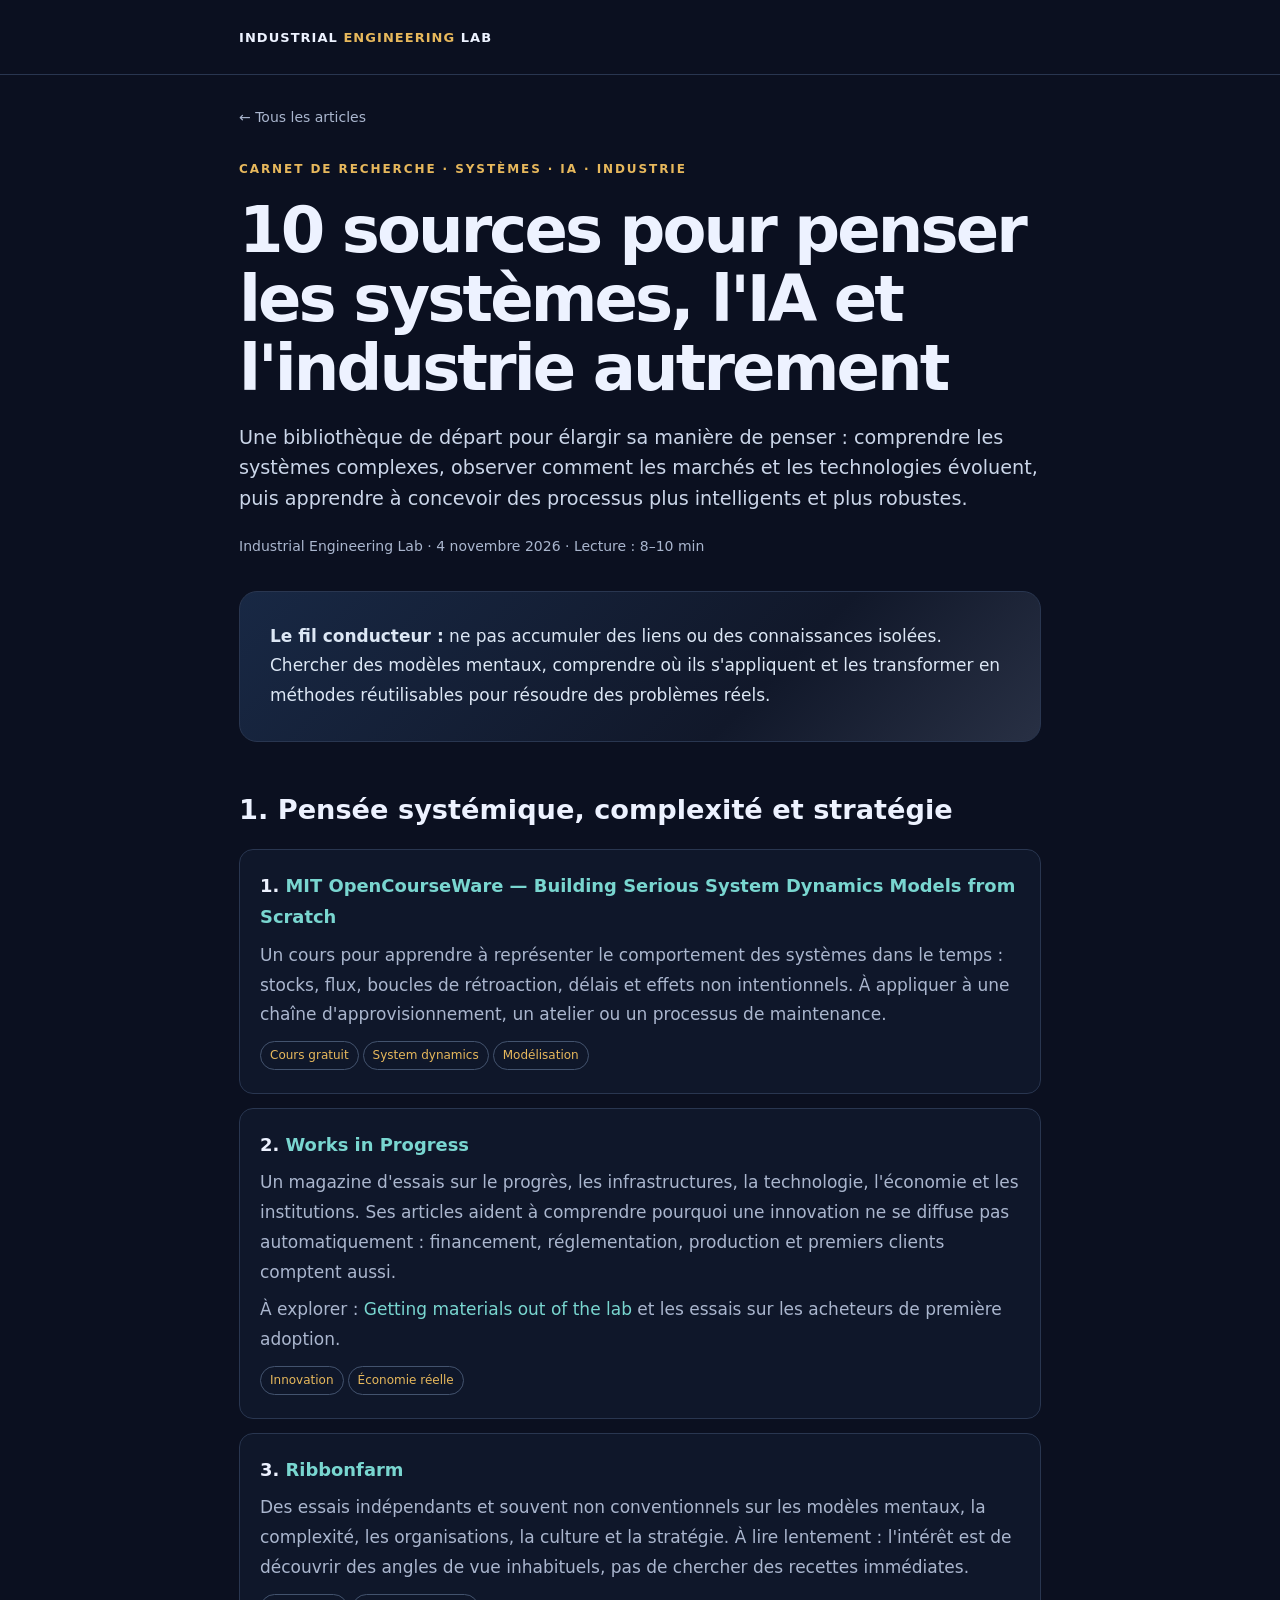
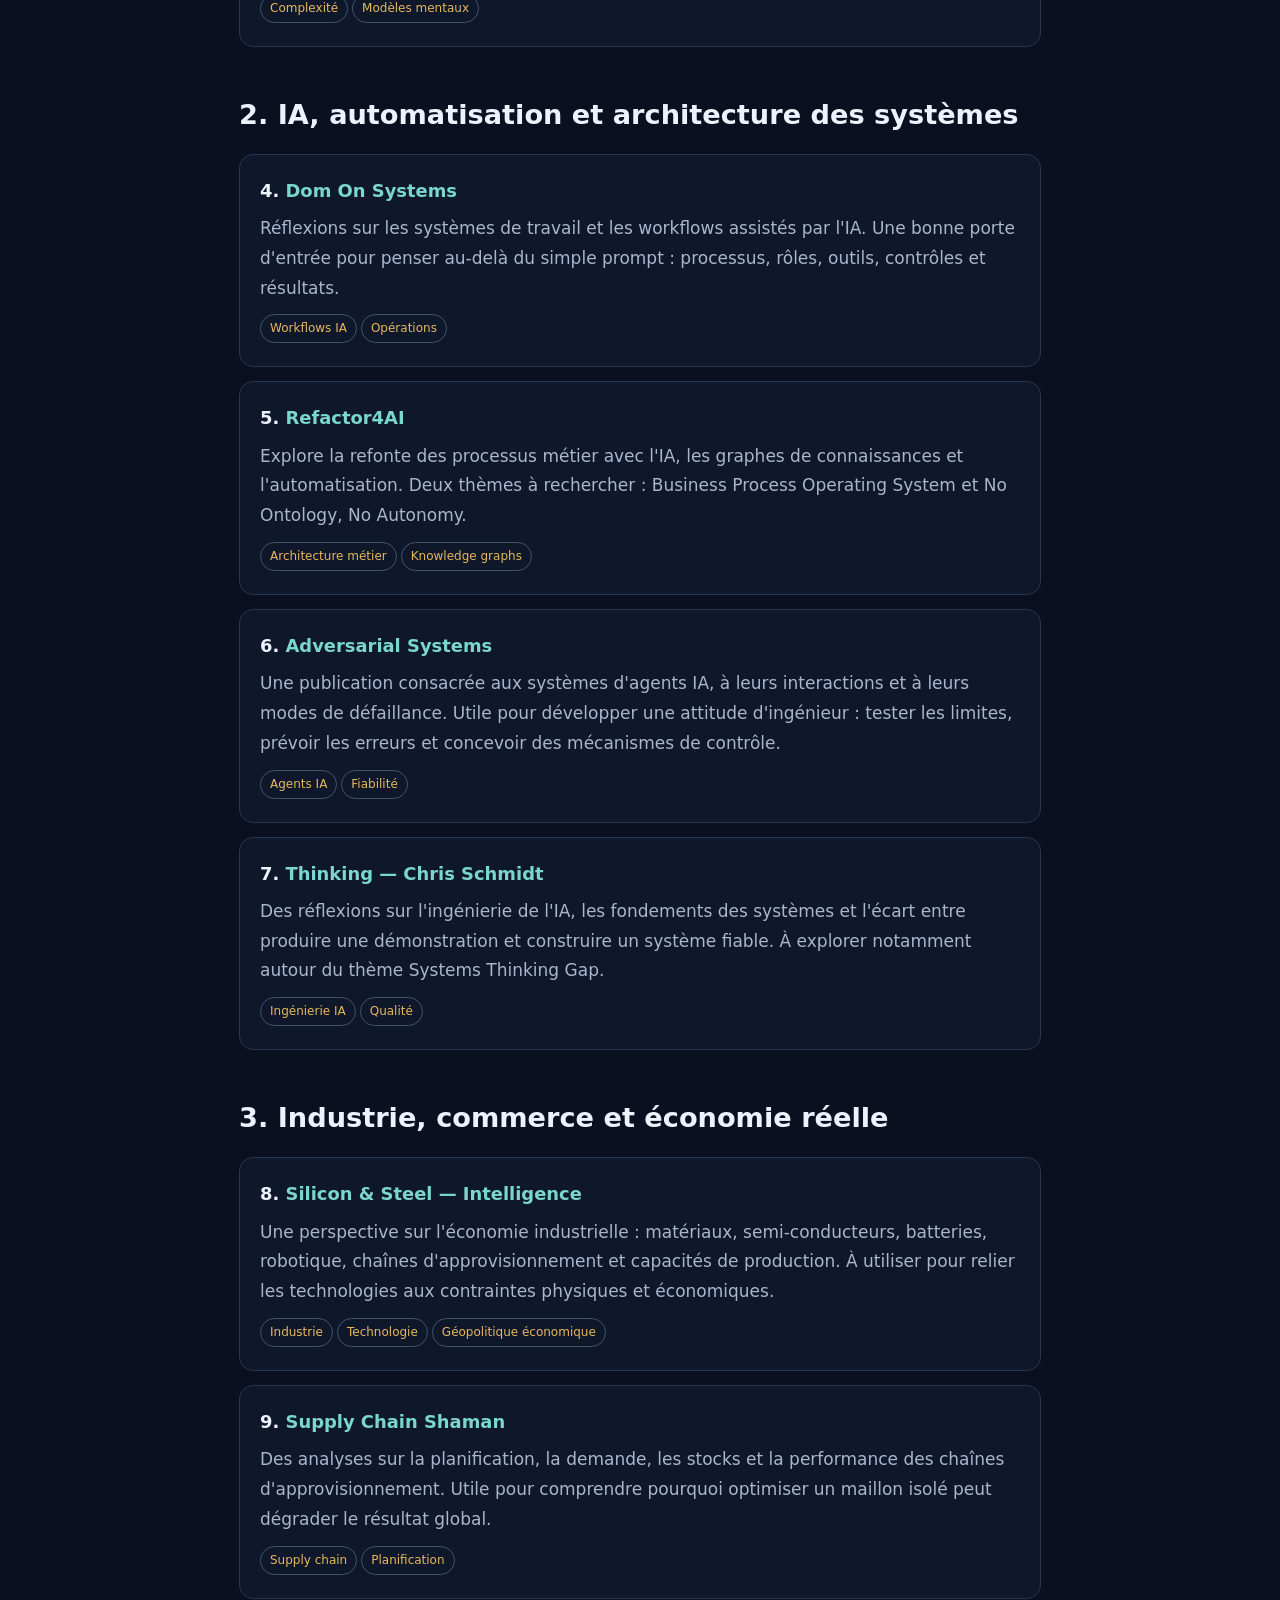
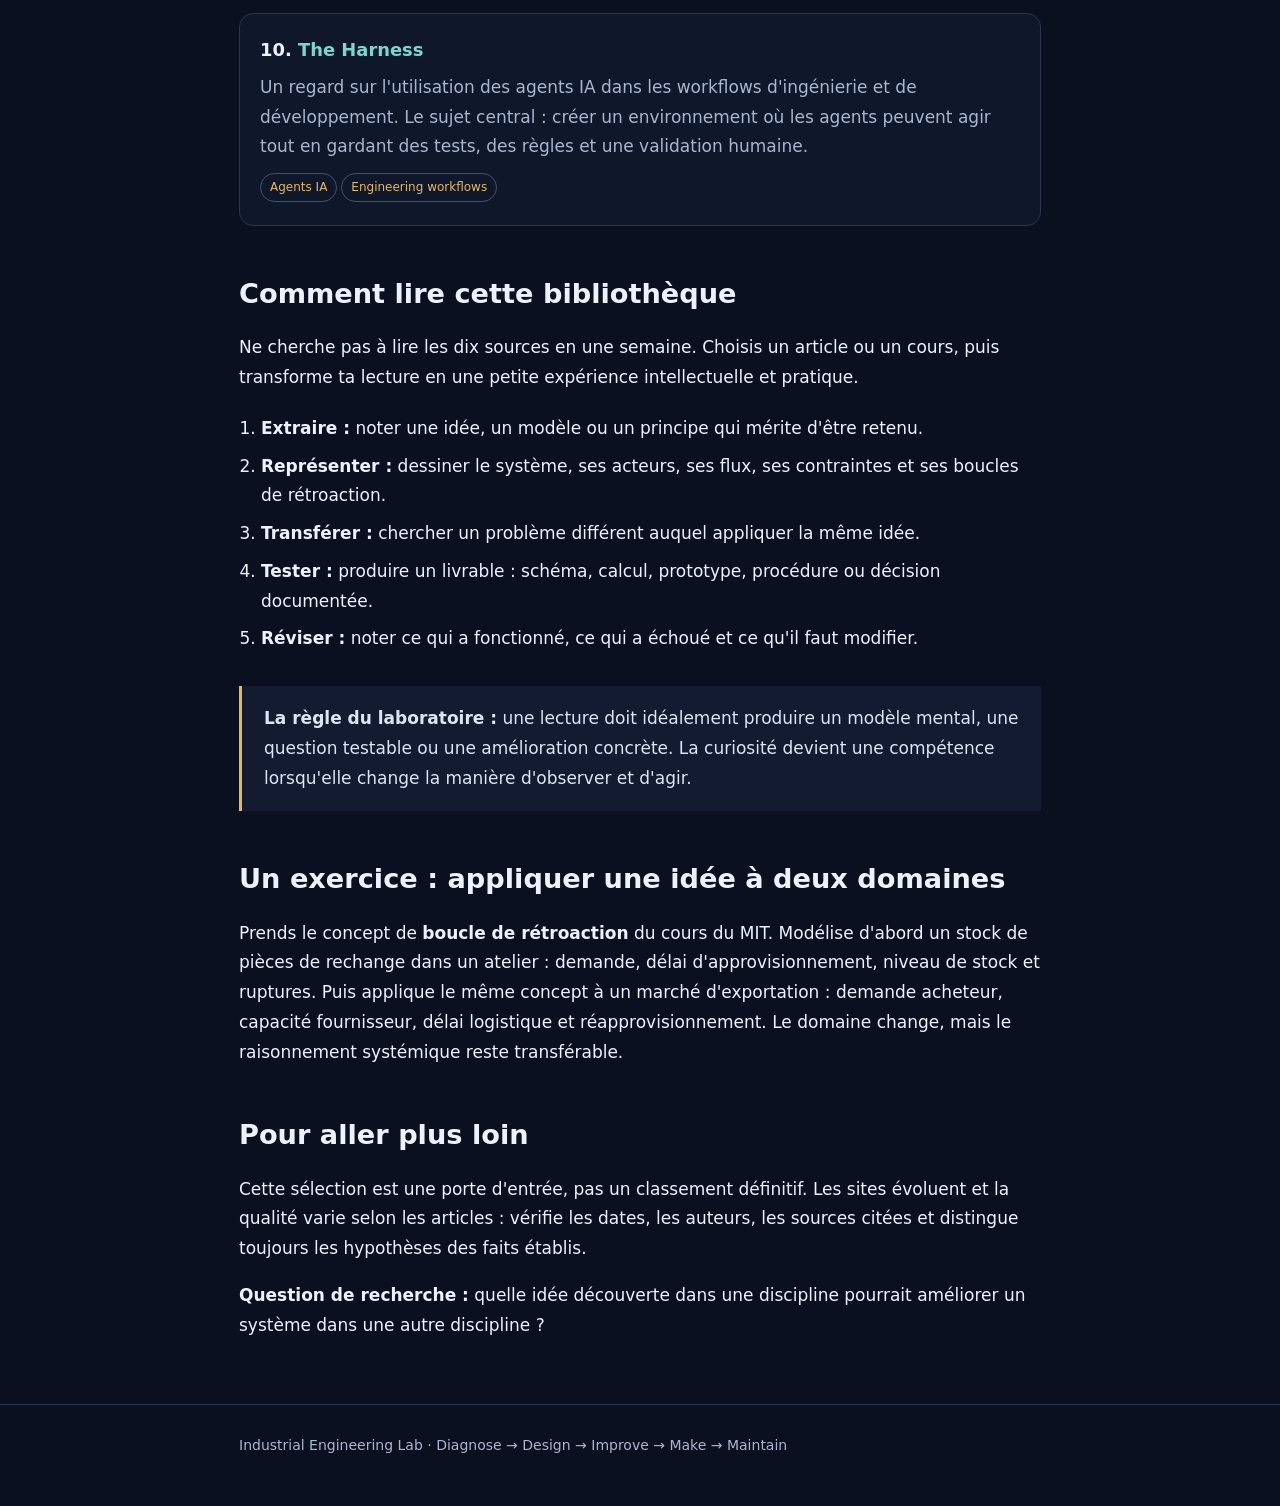
<file: docs/blog/10-sources-pensee-systemique-ia-industrie.html>
<!doctype html>
<html lang="fr">
<head>
<meta charset="utf-8"><meta name="viewport" content="width=device-width, initial-scale=1">
<title>10 sources pour penser les systèmes — Industrial Engineering Lab</title>
<meta name="description" content="Une sélection de ressources indépendantes et de cours pour explorer la pensée systémique, la complexité, l'IA, l'industrie et les chaînes d'approvisionnement.">
<style>
:root{--bg:#0b1020;--panel:#121b30;--ink:#edf2ff;--muted:#aab6ce;--line:#293650;--gold:#e7b85c;--cyan:#79d6d0;--max:850px}
*{box-sizing:border-box}body{margin:0;background:var(--bg);color:var(--ink);font:17px/1.75 Inter,system-ui,-apple-system,Segoe UI,sans-serif}a{color:var(--cyan);text-decoration:none}a:hover{text-decoration:underline}.wrap{max-width:var(--max);margin:auto;padding:0 24px}header{border-bottom:1px solid var(--line);padding:22px 0}.brand{font-weight:800;letter-spacing:.08em;color:var(--ink);font-size:13px}.brand span{color:var(--gold)}.back{display:inline-block;margin:30px 0;color:var(--muted);font-size:14px}.eyebrow{color:var(--gold);font-size:12px;letter-spacing:.16em;text-transform:uppercase;font-weight:700}h1{font-size:clamp(2.2rem,6vw,4rem);line-height:1.08;letter-spacing:-.045em;margin:16px 0}h2{font-size:1.7rem;line-height:1.2;margin-top:52px}h3{font-size:1.12rem;margin:0 0 8px}.lead{font-size:1.2rem;color:#cbd6e9;line-height:1.6}.meta{color:var(--muted);font-size:14px;margin:18px 0 32px}.hero{background:linear-gradient(135deg,#182844,#11182a 65%,#283044);border:1px solid var(--line);border-radius:18px;padding:30px;margin:30px 0}.hero p{margin:0;color:#dce7f5}.resource{border:1px solid var(--line);border-radius:14px;padding:20px;margin:14px 0;background:rgba(18,27,48,.65)}.resource p{margin:8px 0;color:var(--muted)}.tag{display:inline-block;border:1px solid #43536e;border-radius:99px;padding:3px 9px;font-size:12px;color:var(--gold);margin:3px 4px 3px 0}.callout{border-left:3px solid var(--gold);background:var(--panel);padding:18px 22px;margin:28px 0;color:#dbe5f4}ul,ol{padding-left:22px}li{padding:4px 0}footer{border-top:1px solid var(--line);margin-top:64px;padding:28px 0 48px;color:var(--muted);font-size:14px}.note{font-size:14px;color:var(--muted)}
</style></head>
<body><header><div class="wrap"><a class="brand" href="../index.html">INDUSTRIAL <span>ENGINEERING</span> LAB</a></div></header>
<main class="wrap">
<a class="back" href="index.html">← Tous les articles</a>
<div class="eyebrow">Carnet de recherche · Systèmes · IA · Industrie</div>
<h1>10 sources pour penser les systèmes, l'IA et l'industrie autrement</h1>
<p class="lead">Une bibliothèque de départ pour élargir sa manière de penser : comprendre les systèmes complexes, observer comment les marchés et les technologies évoluent, puis apprendre à concevoir des processus plus intelligents et plus robustes.</p>
<div class="meta">Industrial Engineering Lab · 4 novembre 2026 · Lecture : 8–10 min</div>
<div class="hero"><p><strong>Le fil conducteur :</strong> ne pas accumuler des liens ou des connaissances isolées. Chercher des modèles mentaux, comprendre où ils s'appliquent et les transformer en méthodes réutilisables pour résoudre des problèmes réels.</p></div>

<h2>1. Pensée systémique, complexité et stratégie</h2>
<div class="resource"><h3>1. <a href="https://www.ocw.mit.edu/courses/15-879-building-serious-system-dynamics-models-from-scratch-spring-2025/pages/introduction-for-independent-learners/" target="_blank" rel="noopener">MIT OpenCourseWare — Building Serious System Dynamics Models from Scratch</a></h3><p>Un cours pour apprendre à représenter le comportement des systèmes dans le temps : stocks, flux, boucles de rétroaction, délais et effets non intentionnels. À appliquer à une chaîne d'approvisionnement, un atelier ou un processus de maintenance.</p><span class="tag">Cours gratuit</span><span class="tag">System dynamics</span><span class="tag">Modélisation</span></div>
<div class="resource"><h3>2. <a href="https://worksinprogress.co/" target="_blank" rel="noopener">Works in Progress</a></h3><p>Un magazine d'essais sur le progrès, les infrastructures, la technologie, l'économie et les institutions. Ses articles aident à comprendre pourquoi une innovation ne se diffuse pas automatiquement : financement, réglementation, production et premiers clients comptent aussi.</p><p>À explorer : <a href="https://worksinprogress.co/issue/getting-materials-out-of-the-lab/" target="_blank" rel="noopener">Getting materials out of the lab</a> et les essais sur les acheteurs de première adoption.</p><span class="tag">Innovation</span><span class="tag">Économie réelle</span></div>
<div class="resource"><h3>3. <a href="https://www.ribbonfarm.com/" target="_blank" rel="noopener">Ribbonfarm</a></h3><p>Des essais indépendants et souvent non conventionnels sur les modèles mentaux, la complexité, les organisations, la culture et la stratégie. À lire lentement : l'intérêt est de découvrir des angles de vue inhabituels, pas de chercher des recettes immédiates.</p><span class="tag">Complexité</span><span class="tag">Modèles mentaux</span></div>

<h2>2. IA, automatisation et architecture des systèmes</h2>
<div class="resource"><h3>4. <a href="https://domon.systems/" target="_blank" rel="noopener">Dom On Systems</a></h3><p>Réflexions sur les systèmes de travail et les workflows assistés par l'IA. Une bonne porte d'entrée pour penser au-delà du simple prompt : processus, rôles, outils, contrôles et résultats.</p><span class="tag">Workflows IA</span><span class="tag">Opérations</span></div>
<div class="resource"><h3>5. <a href="https://refactor4ai.wordpress.com/" target="_blank" rel="noopener">Refactor4AI</a></h3><p>Explore la refonte des processus métier avec l'IA, les graphes de connaissances et l'automatisation. Deux thèmes à rechercher : Business Process Operating System et No Ontology, No Autonomy.</p><span class="tag">Architecture métier</span><span class="tag">Knowledge graphs</span></div>
<div class="resource"><h3>6. <a href="https://www.adversarialsystems.com/" target="_blank" rel="noopener">Adversarial Systems</a></h3><p>Une publication consacrée aux systèmes d'agents IA, à leurs interactions et à leurs modes de défaillance. Utile pour développer une attitude d'ingénieur : tester les limites, prévoir les erreurs et concevoir des mécanismes de contrôle.</p><span class="tag">Agents IA</span><span class="tag">Fiabilité</span></div>
<div class="resource"><h3>7. <a href="https://pcschmidt.github.io/thinking/" target="_blank" rel="noopener">Thinking — Chris Schmidt</a></h3><p>Des réflexions sur l'ingénierie de l'IA, les fondements des systèmes et l'écart entre produire une démonstration et construire un système fiable. À explorer notamment autour du thème Systems Thinking Gap.</p><span class="tag">Ingénierie IA</span><span class="tag">Qualité</span></div>

<h2>3. Industrie, commerce et économie réelle</h2>
<div class="resource"><h3>8. <a href="https://www.siliconandsteel.co/intelligence/" target="_blank" rel="noopener">Silicon &amp; Steel — Intelligence</a></h3><p>Une perspective sur l'économie industrielle : matériaux, semi-conducteurs, batteries, robotique, chaînes d'approvisionnement et capacités de production. À utiliser pour relier les technologies aux contraintes physiques et économiques.</p><span class="tag">Industrie</span><span class="tag">Technologie</span><span class="tag">Géopolitique économique</span></div>
<div class="resource"><h3>9. <a href="https://supplychainshaman.com/" target="_blank" rel="noopener">Supply Chain Shaman</a></h3><p>Des analyses sur la planification, la demande, les stocks et la performance des chaînes d'approvisionnement. Utile pour comprendre pourquoi optimiser un maillon isolé peut dégrader le résultat global.</p><span class="tag">Supply chain</span><span class="tag">Planification</span></div>
<div class="resource"><h3>10. <a href="https://theharness.blog/" target="_blank" rel="noopener">The Harness</a></h3><p>Un regard sur l'utilisation des agents IA dans les workflows d'ingénierie et de développement. Le sujet central : créer un environnement où les agents peuvent agir tout en gardant des tests, des règles et une validation humaine.</p><span class="tag">Agents IA</span><span class="tag">Engineering workflows</span></div>

<h2>Comment lire cette bibliothèque</h2>
<p>Ne cherche pas à lire les dix sources en une semaine. Choisis un article ou un cours, puis transforme ta lecture en une petite expérience intellectuelle et pratique.</p>
<ol><li><strong>Extraire :</strong> noter une idée, un modèle ou un principe qui mérite d'être retenu.</li><li><strong>Représenter :</strong> dessiner le système, ses acteurs, ses flux, ses contraintes et ses boucles de rétroaction.</li><li><strong>Transférer :</strong> chercher un problème différent auquel appliquer la même idée.</li><li><strong>Tester :</strong> produire un livrable : schéma, calcul, prototype, procédure ou décision documentée.</li><li><strong>Réviser :</strong> noter ce qui a fonctionné, ce qui a échoué et ce qu'il faut modifier.</li></ol>
<div class="callout"><strong>La règle du laboratoire :</strong> une lecture doit idéalement produire un modèle mental, une question testable ou une amélioration concrète. La curiosité devient une compétence lorsqu'elle change la manière d'observer et d'agir.</div>

<h2>Un exercice : appliquer une idée à deux domaines</h2>
<p>Prends le concept de <strong>boucle de rétroaction</strong> du cours du MIT. Modélise d'abord un stock de pièces de rechange dans un atelier : demande, délai d'approvisionnement, niveau de stock et ruptures. Puis applique le même concept à un marché d'exportation : demande acheteur, capacité fournisseur, délai logistique et réapprovisionnement. Le domaine change, mais le raisonnement systémique reste transférable.</p>

<h2>Pour aller plus loin</h2>
<p>Cette sélection est une porte d'entrée, pas un classement définitif. Les sites évoluent et la qualité varie selon les articles : vérifie les dates, les auteurs, les sources citées et distingue toujours les hypothèses des faits établis.</p>
<p><strong>Question de recherche :</strong> quelle idée découverte dans une discipline pourrait améliorer un système dans une autre discipline ?</p>
</main><footer><div class="wrap">Industrial Engineering Lab · Diagnose → Design → Improve → Make → Maintain</div></footer></body></html>
</file>
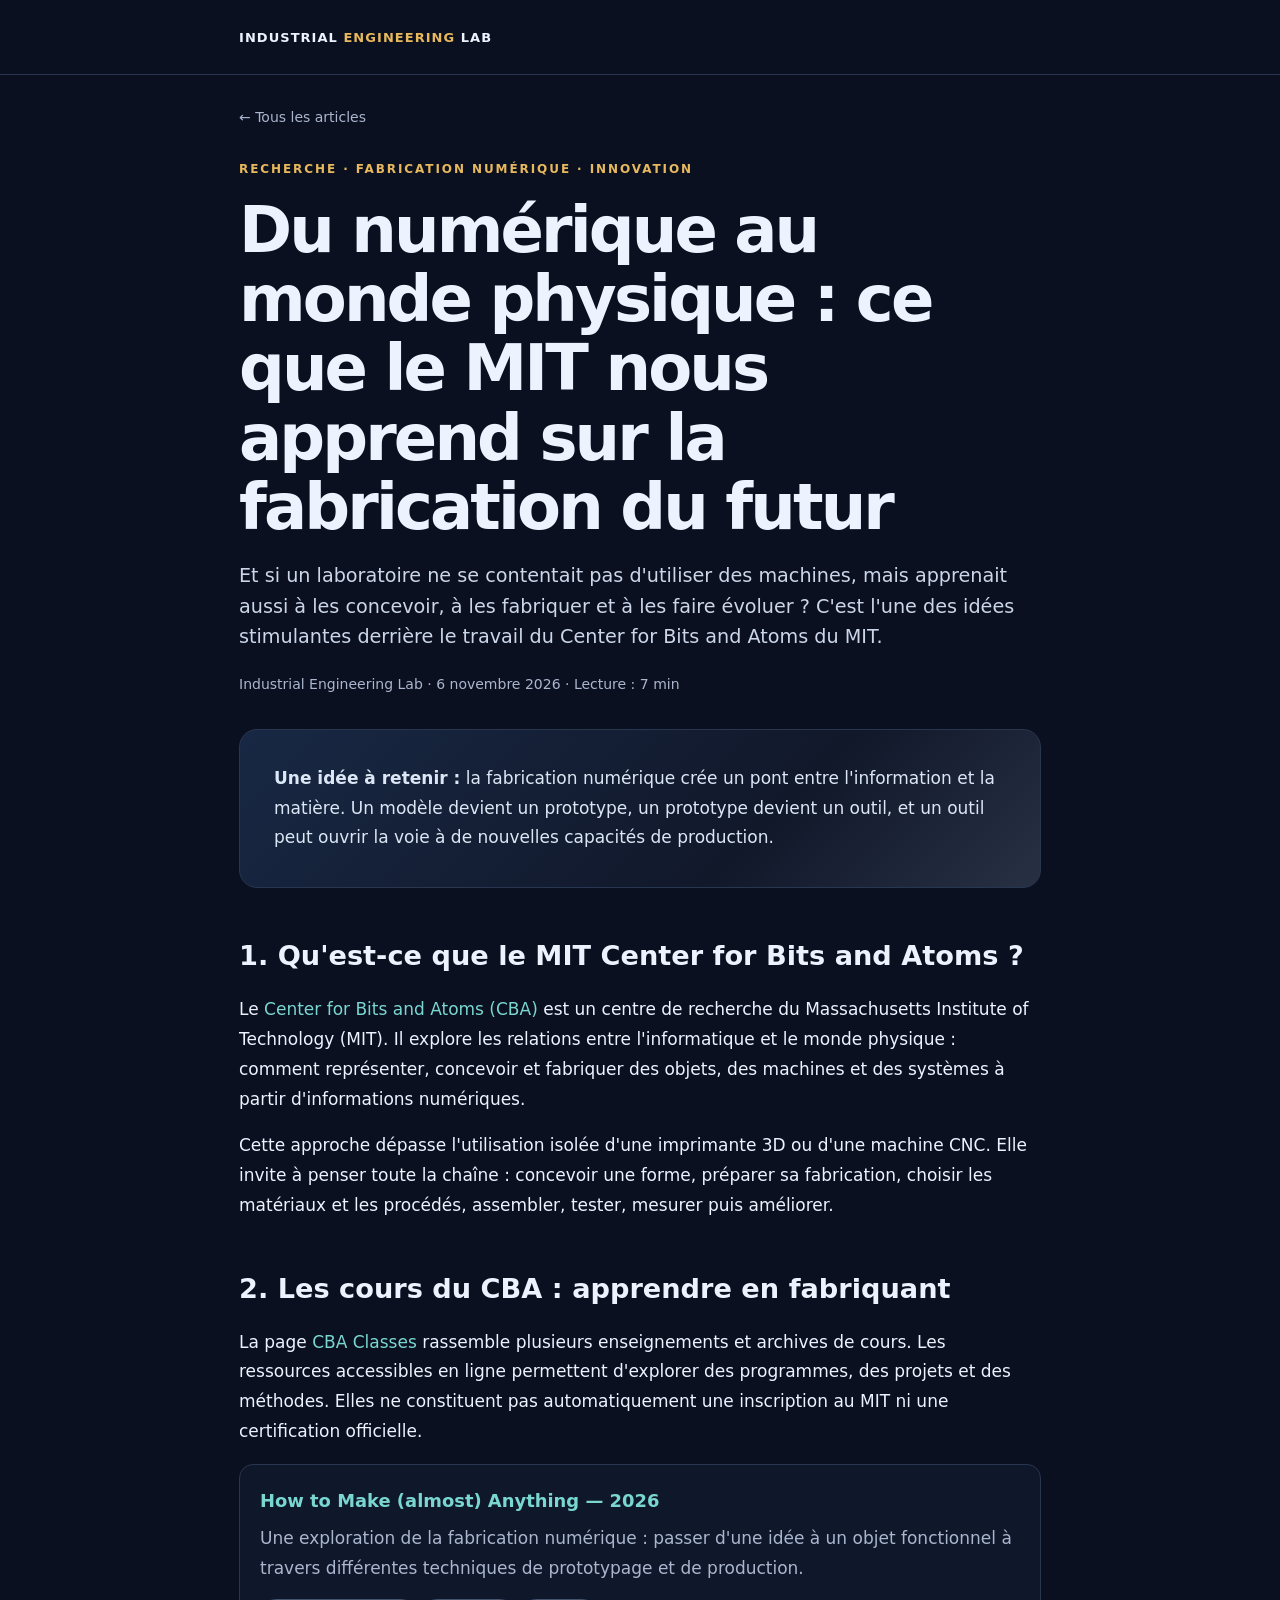
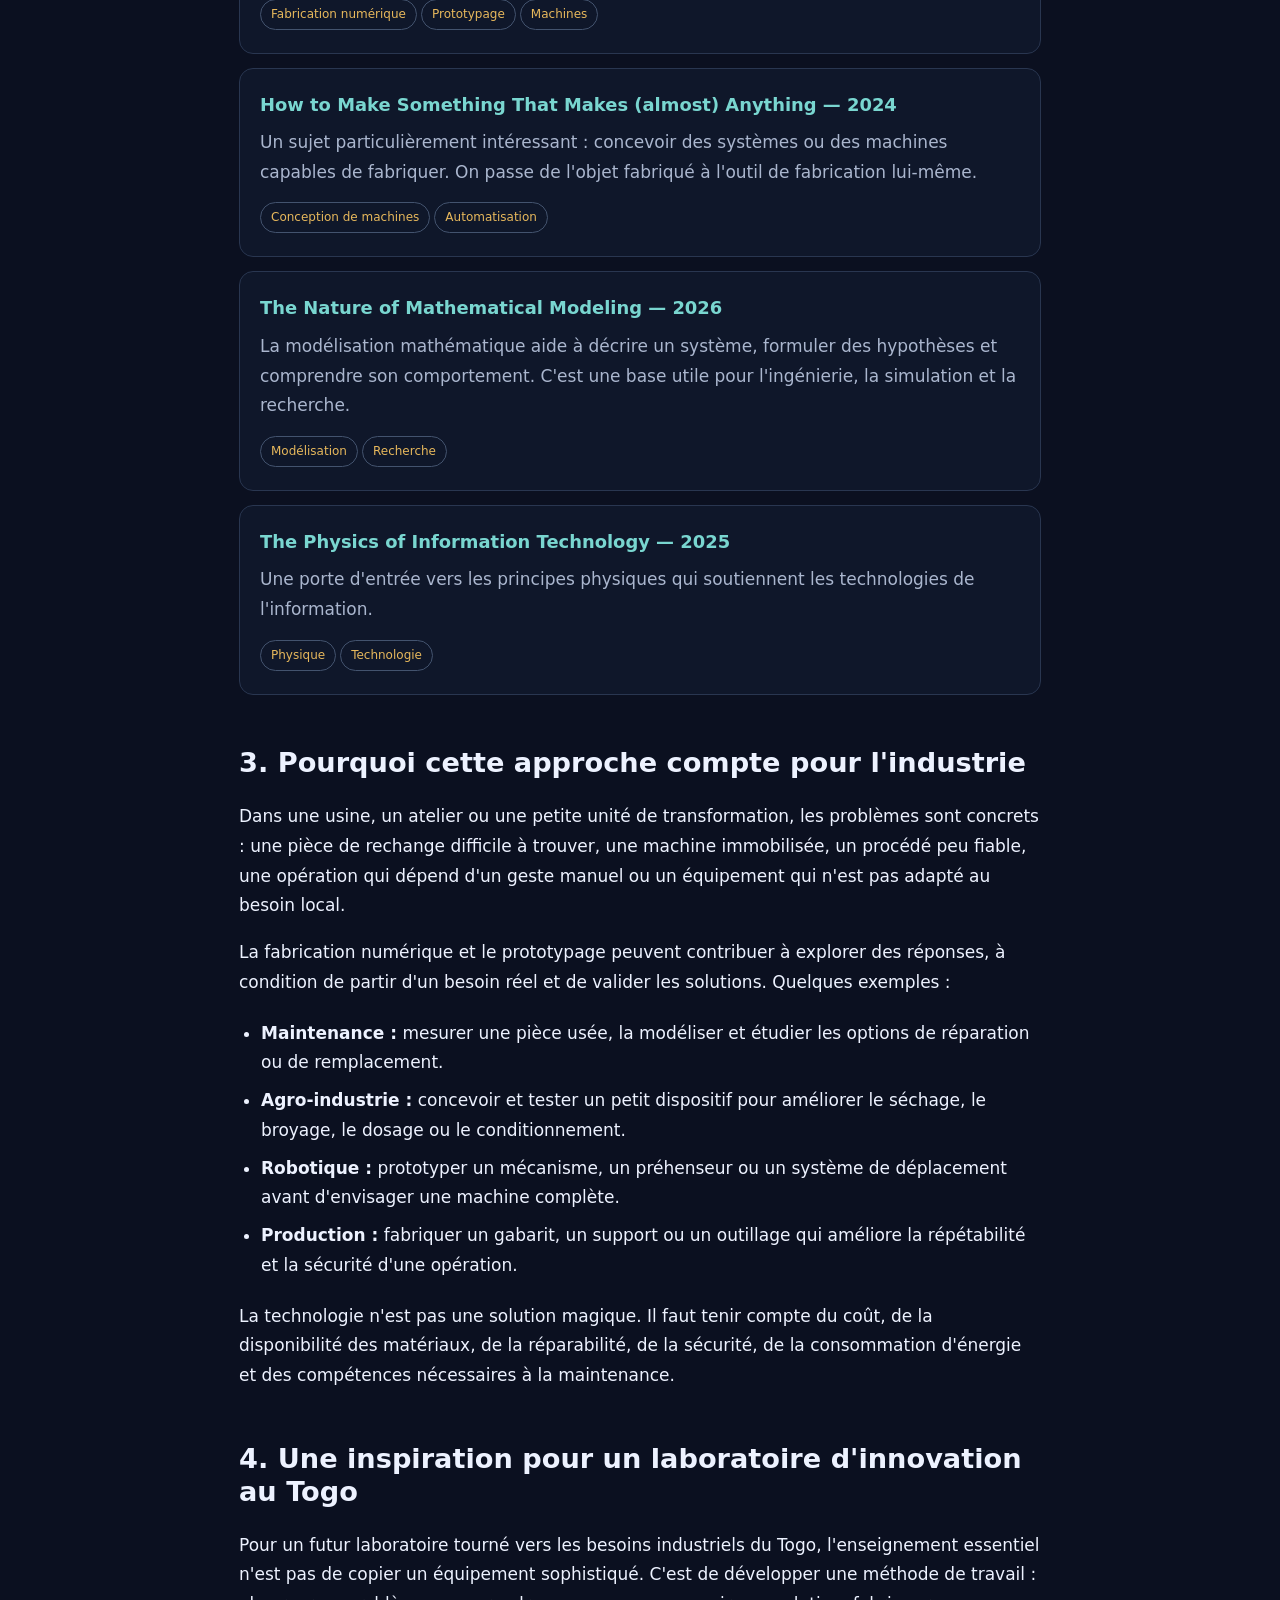
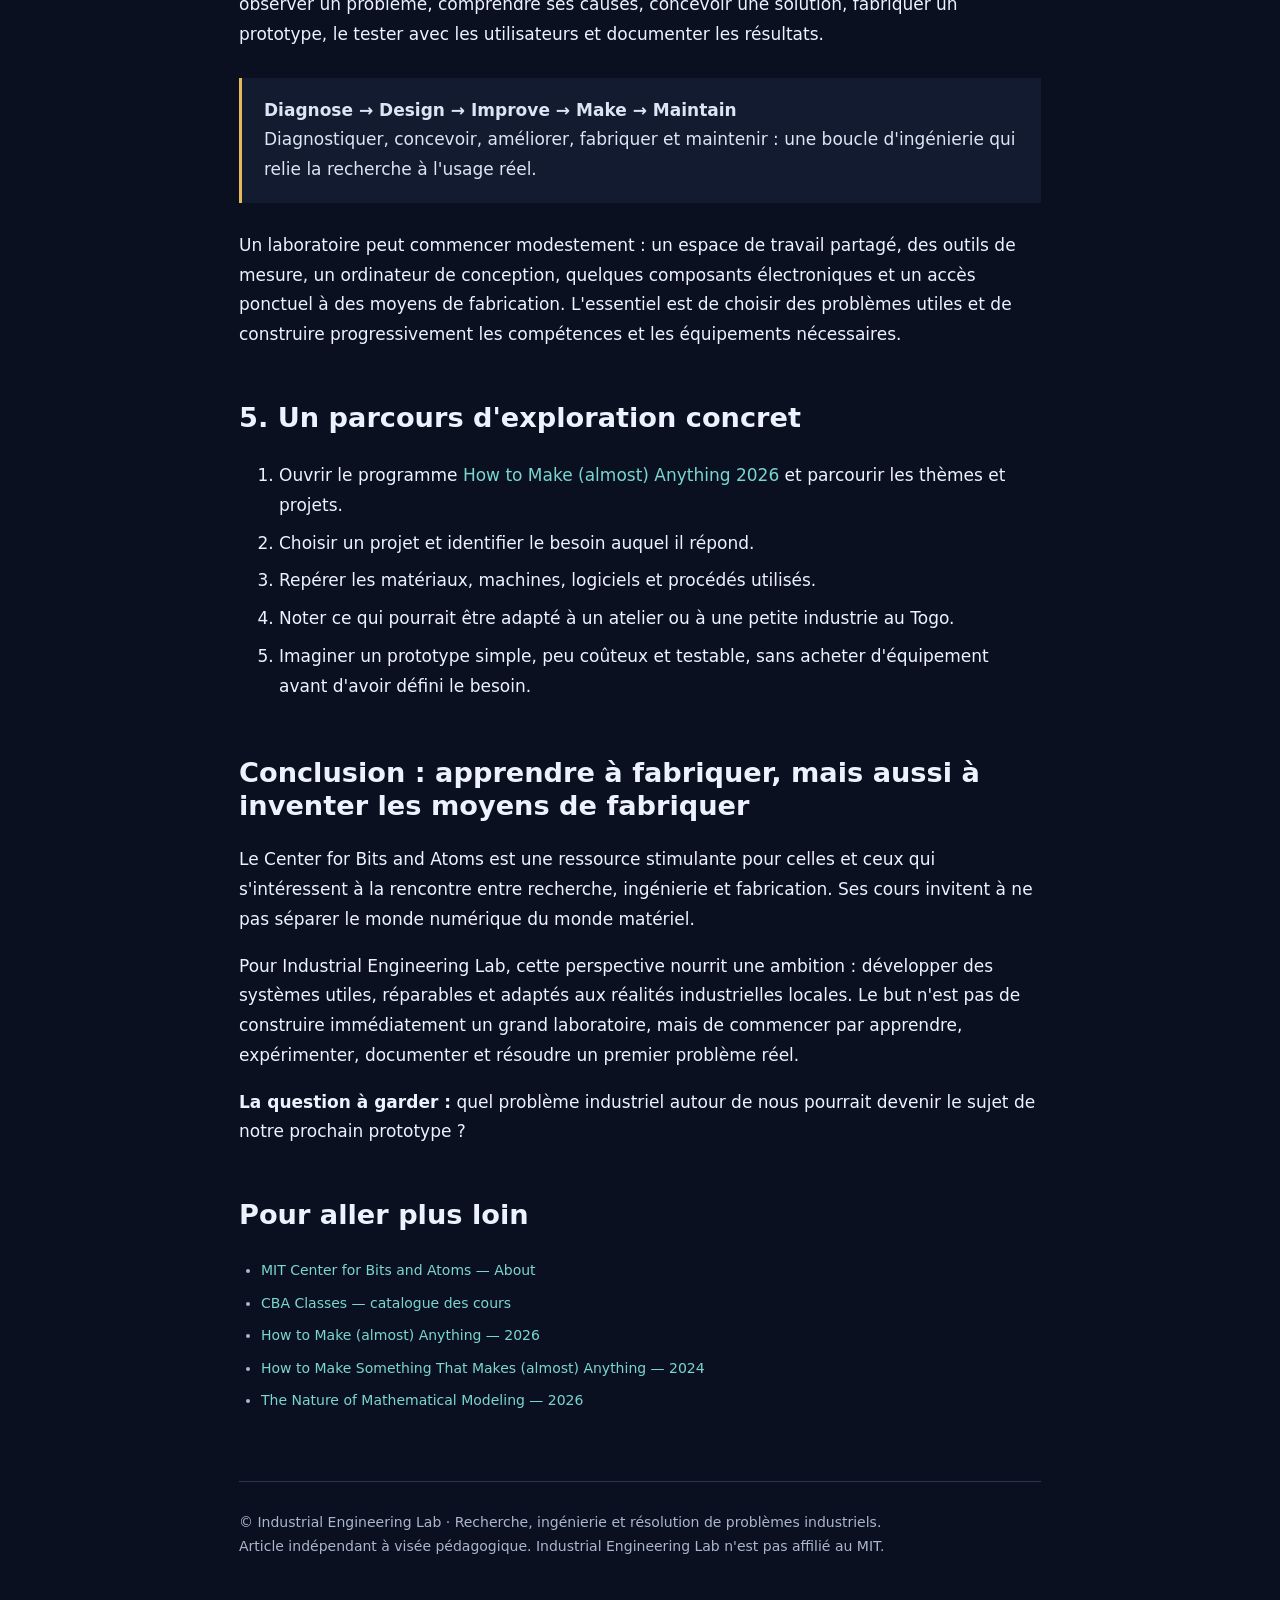
<file: docs/blog/mit-cba-fabrication-numerique.html>
<!doctype html>
<html lang="fr">
<head>
<meta charset="utf-8"><meta name="viewport" content="width=device-width, initial-scale=1">
<title>Du numérique au monde physique — Industrial Engineering Lab</title>
<meta name="description" content="Découvrir le MIT Center for Bits and Atoms et ses cours sur la fabrication numérique, le prototypage et la conception de machines.">
<style>
:root{--bg:#0b1020;--panel:#121b30;--ink:#edf2ff;--muted:#aab6ce;--line:#293650;--gold:#e7b85c;--cyan:#79d6d0;--max:850px}
*{box-sizing:border-box}body{margin:0;background:var(--bg);color:var(--ink);font:17px/1.75 Inter,system-ui,-apple-system,Segoe UI,sans-serif}a{color:var(--cyan);text-decoration:none}a:hover{text-decoration:underline}.wrap{max-width:var(--max);margin:auto;padding:0 24px}header{border-bottom:1px solid var(--line);padding:22px 0}.brand{font-weight:800;letter-spacing:.08em;color:var(--ink);font-size:13px}.brand span{color:var(--gold)}.back{display:inline-block;margin:30px 0;color:var(--muted);font-size:14px}.eyebrow{color:var(--gold);font-size:12px;letter-spacing:.16em;text-transform:uppercase;font-weight:700}h1{font-size:clamp(2.2rem,6vw,4rem);line-height:1.08;letter-spacing:-.045em;margin:16px 0}h2{font-size:1.7rem;line-height:1.2;margin-top:52px}h3{font-size:1.12rem;margin-top:26px}.lead{font-size:1.2rem;color:#cbd6e9;line-height:1.6}.meta{color:var(--muted);font-size:14px;margin:18px 0 32px}.hero{background:linear-gradient(135deg,#182844,#11182a 65%,#283044);border:1px solid var(--line);border-radius:18px;padding:34px;margin:30px 0}.hero p{margin:0;color:#dce7f5}.callout{border-left:3px solid var(--gold);background:var(--panel);padding:18px 22px;margin:28px 0;color:#dbe5f4}.course{border:1px solid var(--line);border-radius:14px;padding:20px;margin:14px 0;background:rgba(18,27,48,.65)}.course h3{margin:0 0 8px}.course p{margin:0 0 12px;color:var(--muted)}.pill{display:inline-block;border:1px solid #43536e;border-radius:99px;padding:4px 10px;font-size:12px;color:var(--gold);margin:3px 4px 3px 0}ul{padding-left:22px}li{padding:4px 0}footer{border-top:1px solid var(--line);margin-top:64px;padding:28px 0 48px;color:var(--muted);font-size:14px}.sources{font-size:14px;color:var(--muted)}.sources li{overflow-wrap:anywhere}
</style></head>
<body><header><div class="wrap"><a class="brand" href="../index.html">INDUSTRIAL <span>ENGINEERING</span> LAB</a></div></header>
<main class="wrap">
<a class="back" href="index.html">← Tous les articles</a>
<div class="eyebrow">Recherche · Fabrication numérique · Innovation</div>
<h1>Du numérique au monde physique : ce que le MIT nous apprend sur la fabrication du futur</h1>
<p class="lead">Et si un laboratoire ne se contentait pas d'utiliser des machines, mais apprenait aussi à les concevoir, à les fabriquer et à les faire évoluer ? C'est l'une des idées stimulantes derrière le travail du Center for Bits and Atoms du MIT.</p>
<div class="meta">Industrial Engineering Lab · 6 novembre 2026 · Lecture : 7 min</div>
<div class="hero"><p><strong>Une idée à retenir :</strong> la fabrication numérique crée un pont entre l'information et la matière. Un modèle devient un prototype, un prototype devient un outil, et un outil peut ouvrir la voie à de nouvelles capacités de production.</p></div>

<h2>1. Qu'est-ce que le MIT Center for Bits and Atoms ?</h2>
<p>Le <a href="https://cba.mit.edu/about/index.html" target="_blank" rel="noopener">Center for Bits and Atoms (CBA)</a> est un centre de recherche du Massachusetts Institute of Technology (MIT). Il explore les relations entre l'informatique et le monde physique : comment représenter, concevoir et fabriquer des objets, des machines et des systèmes à partir d'informations numériques.</p>
<p>Cette approche dépasse l'utilisation isolée d'une imprimante 3D ou d'une machine CNC. Elle invite à penser toute la chaîne : concevoir une forme, préparer sa fabrication, choisir les matériaux et les procédés, assembler, tester, mesurer puis améliorer.</p>

<h2>2. Les cours du CBA : apprendre en fabriquant</h2>
<p>La page <a href="https://cba.mit.edu/classes/index.html" target="_blank" rel="noopener">CBA Classes</a> rassemble plusieurs enseignements et archives de cours. Les ressources accessibles en ligne permettent d'explorer des programmes, des projets et des méthodes. Elles ne constituent pas automatiquement une inscription au MIT ni une certification officielle.</p>
<div class="course"><h3><a href="https://pub.cba.mit.edu/863.26/site" target="_blank" rel="noopener">How to Make (almost) Anything — 2026</a></h3><p>Une exploration de la fabrication numérique : passer d'une idée à un objet fonctionnel à travers différentes techniques de prototypage et de production.</p><span class="pill">Fabrication numérique</span><span class="pill">Prototypage</span><span class="pill">Machines</span></div>
<div class="course"><h3><a href="https://fab.cba.mit.edu/classes/865.24/index.html" target="_blank" rel="noopener">How to Make Something That Makes (almost) Anything — 2024</a></h3><p>Un sujet particulièrement intéressant : concevoir des systèmes ou des machines capables de fabriquer. On passe de l'objet fabriqué à l'outil de fabrication lui-même.</p><span class="pill">Conception de machines</span><span class="pill">Automatisation</span></div>
<div class="course"><h3><a href="https://fab.cba.mit.edu/classes/864.26/index.html" target="_blank" rel="noopener">The Nature of Mathematical Modeling — 2026</a></h3><p>La modélisation mathématique aide à décrire un système, formuler des hypothèses et comprendre son comportement. C'est une base utile pour l'ingénierie, la simulation et la recherche.</p><span class="pill">Modélisation</span><span class="pill">Recherche</span></div>
<div class="course"><h3><a href="https://fab.cba.mit.edu/classes/862.25/index.html" target="_blank" rel="noopener">The Physics of Information Technology — 2025</a></h3><p>Une porte d'entrée vers les principes physiques qui soutiennent les technologies de l'information.</p><span class="pill">Physique</span><span class="pill">Technologie</span></div>

<h2>3. Pourquoi cette approche compte pour l'industrie</h2>
<p>Dans une usine, un atelier ou une petite unité de transformation, les problèmes sont concrets : une pièce de rechange difficile à trouver, une machine immobilisée, un procédé peu fiable, une opération qui dépend d'un geste manuel ou un équipement qui n'est pas adapté au besoin local.</p>
<p>La fabrication numérique et le prototypage peuvent contribuer à explorer des réponses, à condition de partir d'un besoin réel et de valider les solutions. Quelques exemples :</p>
<ul><li><strong>Maintenance :</strong> mesurer une pièce usée, la modéliser et étudier les options de réparation ou de remplacement.</li><li><strong>Agro-industrie :</strong> concevoir et tester un petit dispositif pour améliorer le séchage, le broyage, le dosage ou le conditionnement.</li><li><strong>Robotique :</strong> prototyper un mécanisme, un préhenseur ou un système de déplacement avant d'envisager une machine complète.</li><li><strong>Production :</strong> fabriquer un gabarit, un support ou un outillage qui améliore la répétabilité et la sécurité d'une opération.</li></ul>
<p>La technologie n'est pas une solution magique. Il faut tenir compte du coût, de la disponibilité des matériaux, de la réparabilité, de la sécurité, de la consommation d'énergie et des compétences nécessaires à la maintenance.</p>

<h2>4. Une inspiration pour un laboratoire d'innovation au Togo</h2>
<p>Pour un futur laboratoire tourné vers les besoins industriels du Togo, l'enseignement essentiel n'est pas de copier un équipement sophistiqué. C'est de développer une méthode de travail : observer un problème, comprendre ses causes, concevoir une solution, fabriquer un prototype, le tester avec les utilisateurs et documenter les résultats.</p>
<div class="callout"><strong>Diagnose → Design → Improve → Make → Maintain</strong><br>Diagnostiquer, concevoir, améliorer, fabriquer et maintenir : une boucle d'ingénierie qui relie la recherche à l'usage réel.</div>
<p>Un laboratoire peut commencer modestement : un espace de travail partagé, des outils de mesure, un ordinateur de conception, quelques composants électroniques et un accès ponctuel à des moyens de fabrication. L'essentiel est de choisir des problèmes utiles et de construire progressivement les compétences et les équipements nécessaires.</p>

<h2>5. Un parcours d'exploration concret</h2>
<ol><li>Ouvrir le programme <a href="https://pub.cba.mit.edu/863.26/site" target="_blank" rel="noopener">How to Make (almost) Anything 2026</a> et parcourir les thèmes et projets.</li><li>Choisir un projet et identifier le besoin auquel il répond.</li><li>Repérer les matériaux, machines, logiciels et procédés utilisés.</li><li>Noter ce qui pourrait être adapté à un atelier ou à une petite industrie au Togo.</li><li>Imaginer un prototype simple, peu coûteux et testable, sans acheter d'équipement avant d'avoir défini le besoin.</li></ol>

<h2>Conclusion : apprendre à fabriquer, mais aussi à inventer les moyens de fabriquer</h2>
<p>Le Center for Bits and Atoms est une ressource stimulante pour celles et ceux qui s'intéressent à la rencontre entre recherche, ingénierie et fabrication. Ses cours invitent à ne pas séparer le monde numérique du monde matériel.</p>
<p>Pour Industrial Engineering Lab, cette perspective nourrit une ambition : développer des systèmes utiles, réparables et adaptés aux réalités industrielles locales. Le but n'est pas de construire immédiatement un grand laboratoire, mais de commencer par apprendre, expérimenter, documenter et résoudre un premier problème réel.</p>
<p><strong>La question à garder :</strong> quel problème industriel autour de nous pourrait devenir le sujet de notre prochain prototype ?</p>

<h2>Pour aller plus loin</h2>
<ul class="sources"><li><a href="https://cba.mit.edu/about/index.html" target="_blank" rel="noopener">MIT Center for Bits and Atoms — About</a></li><li><a href="https://cba.mit.edu/classes/index.html" target="_blank" rel="noopener">CBA Classes — catalogue des cours</a></li><li><a href="https://pub.cba.mit.edu/863.26/site" target="_blank" rel="noopener">How to Make (almost) Anything — 2026</a></li><li><a href="https://fab.cba.mit.edu/classes/865.24/index.html" target="_blank" rel="noopener">How to Make Something That Makes (almost) Anything — 2024</a></li><li><a href="https://fab.cba.mit.edu/classes/864.26/index.html" target="_blank" rel="noopener">The Nature of Mathematical Modeling — 2026</a></li></ul>
<footer>© Industrial Engineering Lab · Recherche, ingénierie et résolution de problèmes industriels.<br>Article indépendant à visée pédagogique. Industrial Engineering Lab n'est pas affilié au MIT.</footer>
</main></body></html>
</file>
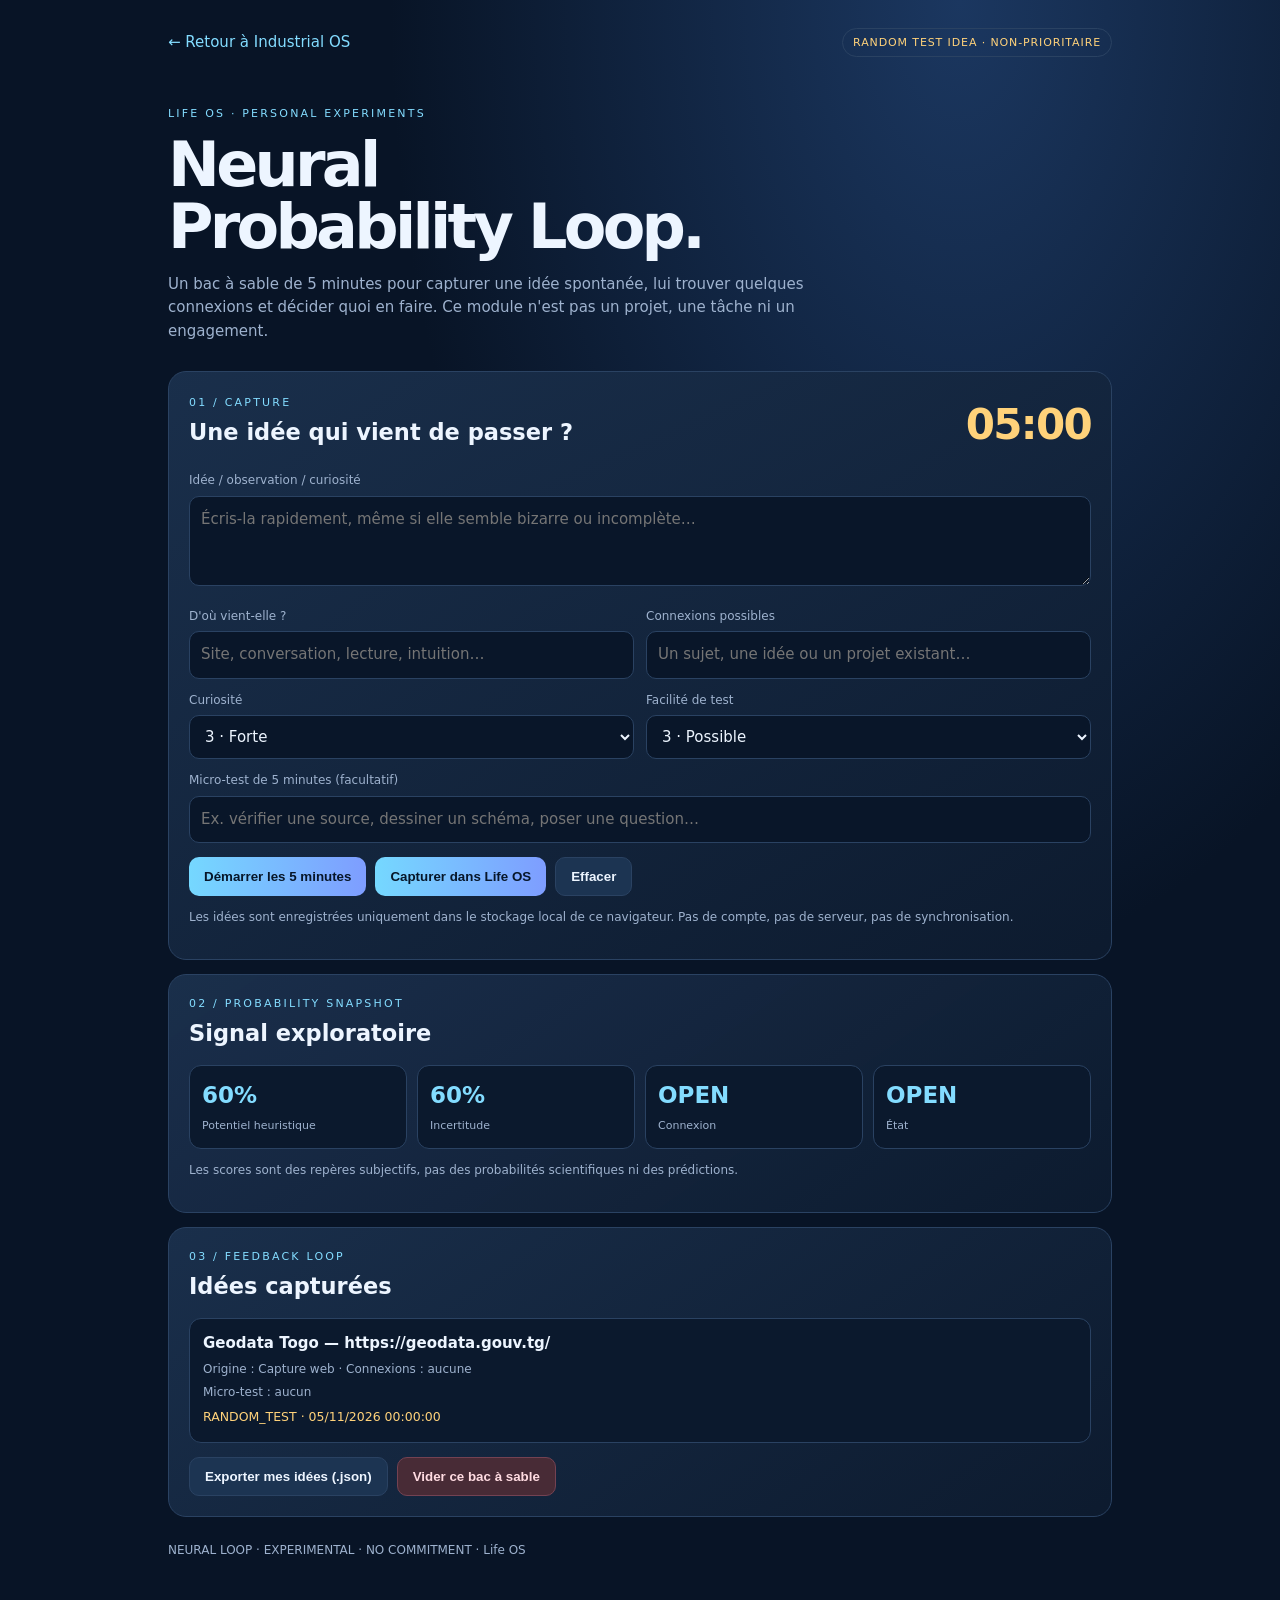
<file: docs/dashboard/neural-loop.html>
<!doctype html>
<html lang="fr">
<head>
<meta charset="utf-8">
<meta name="viewport" content="width=device-width,initial-scale=1">
<meta name="theme-color" content="#081426">
<title>Neural Loop · Random test | Life OS</title>
<style>
:root{color-scheme:dark;--bg:#081426;--panel:#12223a;--line:#2a4262;--ink:#edf5ff;--muted:#9eb2ce;--cyan:#83dcff;--gold:#ffd27a;--green:#80e0b0}
*{box-sizing:border-box}body{margin:0;background:radial-gradient(ellipse at 75% 0%,#1b3760,transparent 42%),var(--bg);color:var(--ink);font:15px/1.55 Inter,system-ui,sans-serif}.wrap{max-width:980px;margin:auto;padding:28px 18px 60px}.top{display:flex;justify-content:space-between;gap:12px;align-items:center}.top a{color:var(--cyan);text-decoration:none}.tag{border:1px solid var(--line);border-radius:99px;padding:5px 10px;color:var(--gold);font-size:11px;letter-spacing:.08em;text-transform:uppercase}.hero{margin:48px 0 28px}.eyebrow{color:var(--cyan);font-size:11px;letter-spacing:.2em;text-transform:uppercase}.hero h1{font-size:clamp(34px,7vw,62px);letter-spacing:-.06em;line-height:1;margin:12px 0}.hero p{color:var(--muted);max-width:650px}.panel{background:linear-gradient(145deg,rgba(27,49,78,.92),rgba(13,27,47,.95));border:1px solid var(--line);border-radius:18px;padding:20px;margin:14px 0}.row{display:grid;grid-template-columns:repeat(2,minmax(0,1fr));gap:12px}label{display:block;color:var(--muted);font-size:12px;margin:0 0 6px}input,textarea,select{width:100%;background:#091629;border:1px solid var(--line);border-radius:10px;padding:11px;color:var(--ink);font:inherit}textarea{min-height:90px;resize:vertical}button{border:0;border-radius:10px;padding:11px 15px;background:linear-gradient(90deg,#75d8ff,#7e9dff);color:#071629;font-weight:800;cursor:pointer}button.secondary{background:#1c3452;color:var(--ink);border:1px solid var(--line)}button.danger{background:#482b36;color:#ffdbe1;border:1px solid #744252}.actions{display:flex;gap:9px;flex-wrap:wrap;margin-top:14px}.muted{color:var(--muted);font-size:12px}.score{display:grid;grid-template-columns:repeat(4,1fr);gap:10px}.score div{background:#0b192d;border:1px solid var(--line);border-radius:12px;padding:12px}.score b{display:block;font-size:23px;color:var(--cyan)}.score span{font-size:11px;color:var(--muted)}.timer{font-size:42px;font-weight:800;letter-spacing:-.04em;color:var(--gold)}.list{display:grid;gap:9px}.idea{padding:13px;border:1px solid var(--line);border-radius:12px;background:#0b192d}.idea h3{font-size:15px;margin:0 0 5px}.idea p{font-size:12px;color:var(--muted);margin:4px 0}.idea small{color:var(--gold)}.empty{padding:20px;text-align:center;color:var(--muted)}@media(max-width:620px){.row,.score{grid-template-columns:1fr 1fr}.top{align-items:flex-start;flex-direction:column}}
</style>
</head>
<body><main class="wrap">
<div class="top"><a href="./index.html">← Retour à Industrial OS</a><span class="tag">Random test idea · non-prioritaire</span></div>
<header class="hero"><div class="eyebrow">Life OS · Personal experiments</div><h1>Neural<br>Probability Loop.</h1><p>Un bac à sable de 5 minutes pour capturer une idée spontanée, lui trouver quelques connexions et décider quoi en faire. Ce module n'est pas un projet, une tâche ni un engagement.</p></header>
<section class="panel">
<div style="display:flex;justify-content:space-between;align-items:center;gap:12px;flex-wrap:wrap"><div><div class="eyebrow">01 / Capture</div><h2 style="margin:4px 0">Une idée qui vient de passer ?</h2></div><div class="timer" id="timer">05:00</div></div>
<div style="margin:14px 0"><label for="idea">Idée / observation / curiosité</label><textarea id="idea" placeholder="Écris-la rapidement, même si elle semble bizarre ou incomplète…"></textarea></div>
<div class="row">
<div><label for="origin">D'où vient-elle ?</label><input id="origin" placeholder="Site, conversation, lecture, intuition…"></div>
<div><label for="links">Connexions possibles</label><input id="links" placeholder="Un sujet, une idée ou un projet existant…"></div>
<div><label for="curiosity">Curiosité</label><select id="curiosity"><option value="1">1 · Faible</option><option value="2">2 · Modérée</option><option value="3" selected>3 · Forte</option><option value="4">4 · Très forte</option><option value="5">5 · Fascinante</option></select></div>
<div><label for="feasibility">Facilité de test</label><select id="feasibility"><option value="1">1 · Difficile</option><option value="2">2 · Plutôt difficile</option><option value="3" selected>3 · Possible</option><option value="4">4 · Facile</option><option value="5">5 · Immédiat</option></select></div>
</div>
<div style="margin-top:12px"><label for="experiment">Micro-test de 5 minutes (facultatif)</label><input id="experiment" placeholder="Ex. vérifier une source, dessiner un schéma, poser une question…"></div>
<div class="actions"><button id="start">Démarrer les 5 minutes</button><button id="save">Capturer dans Life OS</button><button class="secondary" id="clear">Effacer</button></div>
<p class="muted">Les idées sont enregistrées uniquement dans le stockage local de ce navigateur. Pas de compte, pas de serveur, pas de synchronisation.</p>
</section>
<section class="panel"><div class="eyebrow">02 / Probability snapshot</div><h2 style="margin:4px 0 14px">Signal exploratoire</h2><div class="score"><div><b id="potential">—</b><span>Potentiel heuristique</span></div><div><b id="uncertainty">—</b><span>Incertitude</span></div><div><b id="connection">—</b><span>Connexion</span></div><div><b id="state">OPEN</b><span>État</span></div></div><p class="muted">Les scores sont des repères subjectifs, pas des probabilités scientifiques ni des prédictions.</p></section>
<section class="panel"><div class="eyebrow">03 / Feedback loop</div><h2 style="margin:4px 0 14px">Idées capturées</h2><div class="list" id="ideas"><div class="empty">Aucune idée enregistrée. C'est parfaitement normal.</div></div><div class="actions"><button class="secondary" id="export">Exporter mes idées (.json)</button><button class="danger" id="deleteAll">Vider ce bac à sable</button></div></section>
<footer class="muted" style="margin-top:24px">NEURAL LOOP · EXPERIMENTAL · NO COMMITMENT · Life OS</footer>
</main>
<script>
const $=id=>document.getElementById(id),key='lifeos_neural_loop_random_test_v1';let remaining=300,interval=null;
function getIdeas(){try{const items=JSON.parse(localStorage.getItem(key)||'[]');if(!items.some(item=>item.captureKey==='geodata-togo')){items.push({id:'geodata-togo',captureKey:'geodata-togo',idea:'Geodata Togo — https://geodata.gouv.tg/',origin:'Capture web',links:'',curiosity:3,feasibility:3,experiment:'',state:'RANDOM_TEST',date:'2026-11-05T00:00:00.000Z'});localStorage.setItem(key,JSON.stringify(items))}return items}catch(e){return []}}
function render(){const items=getIdeas(),root=$('ideas');root.innerHTML='';if(!items.length){root.innerHTML='<div class="empty">Aucune idée enregistrée. C\'est parfaitement normal.</div>';return}items.slice().reverse().forEach(item=>{const el=document.createElement('article');el.className='idea';const h=document.createElement('h3');h.textContent=item.idea;const p=document.createElement('p');p.textContent='Origine : '+(item.origin||'non précisée')+' · Connexions : '+(item.links||'aucune');const q=document.createElement('p');q.textContent='Micro-test : '+(item.experiment||'aucun');const s=document.createElement('small');s.textContent=item.state+' · '+new Date(item.date).toLocaleString('fr-FR');el.append(h,p,q,s);root.append(el)})}
function updateScores(){const c=Number($('curiosity').value),f=Number($('feasibility').value),hasLink=$('links').value.trim().length>0;$('potential').textContent=Math.round((c*0.55+f*0.45)/5*100)+'%';$('uncertainty').textContent=(6-f)*20+'%';$('connection').textContent=hasLink?'LINKED':'OPEN'}
['curiosity','feasibility','links'].forEach(id=>$(id).addEventListener('input',updateScores));updateScores();
function showTimer(){$('timer').textContent=String(Math.floor(remaining/60)).padStart(2,'0')+':'+String(remaining%60).padStart(2,'0')}
$('start').addEventListener('click',()=>{if(interval){clearInterval(interval);interval=null;$('start').textContent='Reprendre les 5 minutes';return}if(remaining<=0)remaining=300;$('start').textContent='Pause';interval=setInterval(()=>{remaining--;showTimer();if(remaining<=0){clearInterval(interval);interval=null;$('start').textContent='Recommencer';$('timer').textContent='00:00'}},1000)});
$('save').addEventListener('click',()=>{const idea=$('idea').value.trim();if(!idea){$('idea').focus();return}const items=getIdeas();items.push({id:Date.now(),idea,origin:$('origin').value.trim(),links:$('links').value.trim(),curiosity:Number($('curiosity').value),feasibility:Number($('feasibility').value),experiment:$('experiment').value.trim(),state:'RANDOM_TEST',date:new Date().toISOString()});localStorage.setItem(key,JSON.stringify(items));$('idea').value='';$('origin').value='';$('links').value='';$('experiment').value='';remaining=300;showTimer();if(interval){clearInterval(interval);interval=null}$('start').textContent='Démarrer les 5 minutes';updateScores();render()});
$('clear').addEventListener('click',()=>{['idea','origin','links','experiment'].forEach(id=>$(id).value='');updateScores()});
$('export').addEventListener('click',()=>{const blob=new Blob([JSON.stringify(getIdeas(),null,2)],{type:'application/json'}),url=URL.createObjectURL(blob),a=document.createElement('a');a.href=url;a.download='lifeos-neural-loop-ideas.json';a.click();URL.revokeObjectURL(url)});
$('deleteAll').addEventListener('click',()=>{if(confirm('Supprimer toutes les idées de ce bac à sable sur ce navigateur ?')){localStorage.removeItem(key);render()}});
showTimer();render();
</script></body></html>
</file>
<file: togo-business-navigator-ai/amu-family-assistant/styles.css>
:root{--navy:#101b2b;--ink:#19283a;--muted:#6c7a8c;--line:#e4eaf0;--paper:#f5f7fa;--white:#fff;--blue:#1769aa;--blue2:#eaf3fb;--green:#18794e;--green2:#eaf7f0;--amber:#946200;--amber2:#fff5dc;--red:#a82d35;--red2:#fff0f0;--shadow:0 12px 32px rgba(18,38,63,.06)}*{box-sizing:border-box}body{margin:0;background:var(--paper);color:var(--ink);font:15px/1.55 Inter,ui-sans-serif,system-ui,-apple-system,BlinkMacSystemFont,"Segoe UI",sans-serif}.topbar{height:70px;background:var(--navy);color:white;display:flex;align-items:center;justify-content:space-between;padding:0 max(22px,calc((100vw - 1180px)/2));position:sticky;top:0;z-index:5}.brand{display:flex;align-items:center;gap:10px;color:white;text-decoration:none}.brand-mark{display:grid;place-items:center;width:38px;height:38px;border-radius:12px;background:#1b83a5;font-size:23px}.brand b{display:block;font-size:15px;letter-spacing:.2px}.brand small{display:block;color:#a9bacb;font-size:9px;letter-spacing:1.8px}.top-actions{display:flex;gap:18px;align-items:center}.offline-pill{font-size:12px;color:#c5d2df}.offline-pill i{display:inline-block;width:7px;height:7px;border-radius:50%;background:#5bd49a;margin-right:7px}.official-link{font-size:13px;color:#d9edf9;text-decoration:none}.shell{max-width:1180px;margin:0 auto;padding:30px 22px 45px}.hero{background:linear-gradient(115deg,#10243a,#173d58 65%,#1b6170);border-radius:24px;color:white;padding:36px 40px;display:flex;align-items:center;justify-content:space-between;gap:24px;box-shadow:var(--shadow)}.eyebrow{font-size:10px;font-weight:800;letter-spacing:1.7px;color:#6b8195;margin:0 0 8px}.hero .eyebrow{color:#9ec8d8}.hero h1{font-size:clamp(30px,4vw,46px);line-height:1.08;letter-spacing:-1.5px;margin:0 0 12px}.hero h1 em{font-style:normal;color:#82d7d0}.hero-copy{color:#d1e0e9;max-width:650px;margin:0}.hero-stat{min-width:185px;padding:20px;border:1px solid rgba(255,255,255,.18);border-radius:17px;background:rgba(255,255,255,.07)}.hero-stat span,.hero-stat small{display:block;color:#bfd0db;font-size:11px}.hero-stat strong{display:block;font-size:34px;line-height:1.3;margin:5px 0}.tabs{display:flex;gap:6px;overflow:auto;padding:18px 0 15px;border-bottom:1px solid var(--line);margin-bottom:22px}.tab,.subtab{white-space:nowrap;border:0;background:transparent;color:#657487;padding:10px 14px;border-radius:10px;font-weight:700;font-size:13px;cursor:pointer}.tab.active,.subtab.active{background:#e6f0f8;color:#145d91}.panel{display:none}.panel.active{display:block}.section-heading{display:flex;justify-content:space-between;align-items:flex-start;gap:18px;margin:6px 0 20px}.section-heading h2{font-size:27px;letter-spacing:-.6px;margin:0 0 4px}.section-heading p:not(.eyebrow){color:var(--muted);margin:0}.section-heading.compact{margin:0 0 12px}.section-heading h3{margin:0}.tag{font-size:11px;font-weight:800;padding:6px 10px;border-radius:30px;white-space:nowrap}.tag-blue{background:var(--blue2);color:var(--blue)}.tag-green{background:var(--green2);color:var(--green)}.grid{display:grid;gap:16px}.summary-grid{grid-template-columns:repeat(4,1fr);margin-bottom:16px}.two-col{grid-template-columns:repeat(2,minmax(0,1fr));margin-bottom:16px}.metric,.card{background:var(--white);border:1px solid var(--line);border-radius:17px;box-shadow:var(--shadow)}.metric{padding:18px 20px}.metric span,.metric small{display:block;color:var(--muted);font-size:12px}.metric b{display:block;font-size:27px;letter-spacing:-.6px;margin:4px 0}.card{padding:22px;margin-bottom:16px}.card h3{font-size:17px;margin:0 0 5px}.card p{margin:0 0 13px}.card-head{display:flex;align-items:center;gap:12px;margin-bottom:14px}.card-head p{color:var(--muted);font-size:13px;margin:0}.icon-tile{width:42px;height:42px;border-radius:13px;background:var(--blue2);color:var(--blue);display:grid;place-items:center;font-size:22px}.clean-list{padding-left:19px;margin:12px 0 18px;color:#526174}.clean-list li{margin:7px 0}.btn{border:0;border-radius:10px;padding:11px 15px;font-weight:750;font-size:13px;cursor:pointer;display:inline-flex;align-items:center;justify-content:center;text-decoration:none}.btn-primary{background:#1769aa;color:white}.btn-primary:hover{background:#105889}.btn-outline{border:1px solid #bfd2e1;background:white;color:#155f93}.notice-card,.alert-card{display:flex;gap:14px;align-items:flex-start;background:#fffaf0;border-color:#f1dfb6}.notice-icon{flex:0 0 30px;width:30px;height:30px;border-radius:50%;display:grid;place-items:center;background:#f4e3b9;color:#795400;font-weight:900}.notice-icon.red{background:#ffe0e0;color:var(--red)}.alert-card{background:var(--red2);border-color:#f2c9c9}.notice-card h3,.alert-card h3{margin:1px 0 4px}.notice-card p,.alert-card p{font-size:13px;color:#5f5960;margin:0}.profile-grid{display:grid;grid-template-columns:repeat(4,1fr);gap:12px}.profile-grid label{display:block;font-size:11px;color:var(--muted)}.profile-grid strong{display:block;font-size:13px}.small{font-size:12px}.muted{color:var(--muted)}.text-link{color:#12669c;font-weight:750;font-size:13px;text-decoration:none}.text-link:hover{text-decoration:underline}.tabs button:focus-visible,.btn:focus-visible,input:focus-visible,select:focus-visible,textarea:focus-visible{outline:3px solid #9bc8e8;outline-offset:2px}label{display:block;font-size:12px;font-weight:750;color:#435268;margin:12px 0 6px}input,select,textarea{font:inherit;color:var(--ink);width:100%;border:1px solid #d8e0e8;background:#fff;border-radius:9px;padding:10px 11px;font-size:13px}textarea{resize:vertical}.check-row{display:flex;align-items:center;gap:8px}.check-row input,.checklist input{width:auto;accent-color:#1769aa}.checklist{display:grid;gap:10px;margin:13px 0}.checklist label{display:flex;gap:9px;align-items:flex-start;margin:0;font-weight:500;font-size:13px;color:#4c5b6d}.result-card{min-height:320px}.empty-state{text-align:center;padding:60px 20px;color:var(--muted)}.empty-state span{font-size:28px;color:#2380a8}.empty-state h3{color:var(--ink)}.orientation{border-radius:13px;padding:16px;background:var(--blue2);margin-top:10px}.orientation.urgent{background:var(--red2);border:1px solid #f0c4c4}.orientation h4{margin:0 0 6px}.orientation p,.orientation li{font-size:13px}.filters{display:flex;gap:14px;align-items:end}.filters>div:not(.field-grow){min-width:190px}.field-grow{flex:1}.provider-list{display:grid;grid-template-columns:repeat(2,minmax(0,1fr));gap:12px}.provider-card{background:white;border:1px solid var(--line);border-radius:14px;padding:16px}.provider-card h3{font-size:15px;margin:0 0 5px}.provider-card p{font-size:12px;color:var(--muted);margin:3px 0}.provider-meta{display:flex;flex-wrap:wrap;gap:6px;margin-top:10px}.provider-meta span{background:#f1f4f7;color:#526174;border-radius:20px;padding:4px 8px;font-size:10px}.steps{display:grid;gap:15px;margin:16px 0}.steps>div{display:flex;gap:12px;align-items:flex-start}.steps>div>b{width:27px;height:27px;display:grid;place-items:center;background:var(--blue2);color:var(--blue);border-radius:50%;flex:none}.steps strong,.steps small{display:block}.steps small{color:var(--muted);font-size:12px}.question-list{padding-left:20px;color:#526174}.question-list li{padding:5px 0;font-size:13px}.formula{background:#f3f7fa;border:1px dashed #cddae5;border-radius:9px;padding:11px;margin-top:9px;font-size:12px;font-weight:750}.calc-result{padding:13px;background:#f4f7fa;border-radius:10px;margin-top:13px;font-size:13px}.calc-result strong{font-size:19px;color:var(--green)}.table-wrap{overflow:auto}.table-wrap.card{padding:0}table{border-collapse:collapse;width:100%;font-size:12px;min-width:580px}th{text-align:left;background:#f4f7fa;color:#536277;font-size:11px}td,th{padding:11px 13px;border-bottom:1px solid #edf0f3}tbody tr:last-child td{border-bottom:0}.status{display:inline-block;padding:4px 8px;border-radius:20px;background:var(--green2);color:var(--green);font-size:10px;font-weight:800}.status.tpc{background:var(--amber2);color:var(--amber)}.subtabs{display:flex;gap:5px;margin:-4px 0 12px}.source-foot{margin:13px 0}.source-foot a{color:#1769aa}footer{display:flex;justify-content:space-between;gap:15px;color:#8591a0;font-size:10px;border-top:1px solid var(--line);padding-top:18px;margin-top:28px}@media(max-width:850px){.summary-grid{grid-template-columns:repeat(2,1fr)}.profile-grid{grid-template-columns:repeat(2,1fr)}.hero{padding:28px;align-items:flex-start}.hero-stat{min-width:145px}.filters{flex-wrap:wrap}.filters>div:not(.field-grow){flex:1;min-width:145px}}@media(max-width:620px){.topbar{padding:0 15px}.offline-pill{display:none}.shell{padding:18px 14px 35px}.hero{display:block;border-radius:18px;padding:25px 22px}.hero-stat{margin-top:20px;max-width:210px}.two-col,.provider-list{grid-template-columns:1fr}.summary-grid{gap:9px}.metric{padding:14px}.metric b{font-size:22px}.section-heading{display:block}.section-heading>.tag,.section-heading>.btn{margin-top:12px}.profile-grid{grid-template-columns:1fr 1fr}.card{padding:17px}.tabs{margin-left:-14px;margin-right:-14px;padding-left:14px;padding-right:14px}.filters>div{width:100%}footer{display:block}footer span{display:block;margin:4px 0}}
</file>
